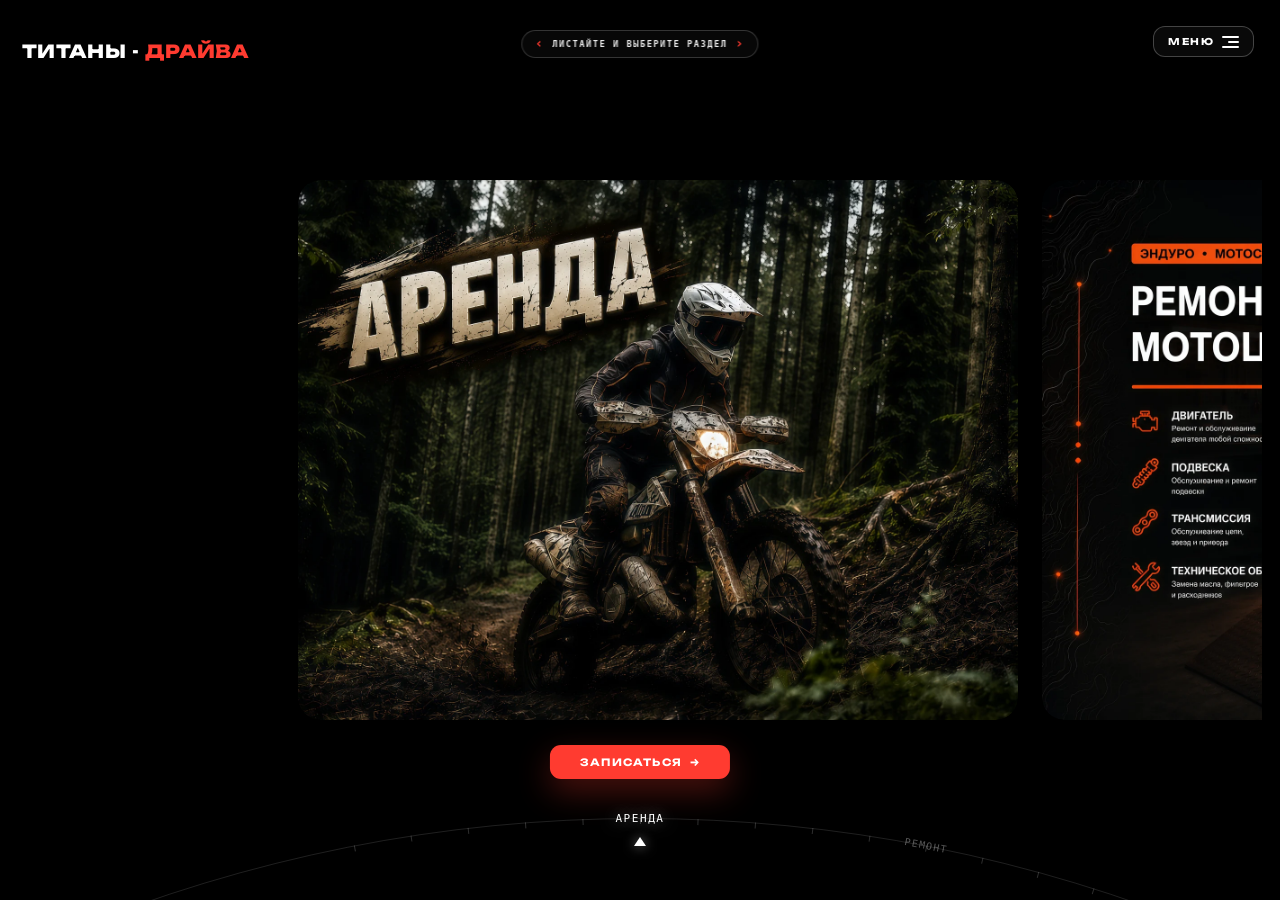
<file: index.html>
<!doctype html>
<html lang="ru" class="js">
<head>
  <meta charset="UTF-8" />
  <meta name="yandex-verification" content="d3a7a223bd1aca98" />
  <meta name="viewport" content="width=device-width, initial-scale=1" />
  <title>Аренда эндуро, питбайков и квадроциклов в Екатеринбурге | Титаны-Драйва</title>
  <meta name="description" content="Аренда эндуро, питбайков, квадроциклов и мотоциклов в Екатеринбурге. Прокат мототехники, мототуры по Уралу, экипировка и обучение с нуля. Запись онлайн.">
  <link rel="preconnect" href="https://fonts.googleapis.com" />
  <link rel="preconnect" href="https://fonts.gstatic.com" crossorigin />
  <link href="https://fonts.googleapis.com/css2?family=Space+Grotesk:wght@400;500;600;700&family=Unbounded:wght@700;800&display=swap" rel="stylesheet" />
  <link rel="stylesheet" href="css/hub.css?v=56" />
<!-- Yandex.Metrika counter -->
<script type="text/javascript">
   (function(m,e,t,r,i,k,a){m[i]=m[i]||function(){(m[i].a=m[i].a||[]).push(arguments)};
   m[i].l=1*new Date();
   for (var j = 0; j < document.scripts.length; j++) {if (document.scripts[j].src === r) { return; }}
   k=e.createElement(t),a=e.getElementsByTagName(t)[0],k.async=1,k.src=r,a.parentNode.insertBefore(k,a)})
   (window, document,"script","https://mc.yandex.ru/metrika/tag.js?id=110765944", "ym");

   ym(110765944, "init", {ssr:true, webvisor:true, clickmap:true, ecommerce:"dataLayer", accurateTrackBounce:true, trackLinks:true});
</script>
<noscript><div><img src="https://mc.yandex.ru/watch/110765944" style="position:absolute; left:-9999px;" alt="" /></div></noscript>
<!-- /Yandex.Metrika counter -->
<!-- SEO -->
<meta name="keywords" content="аренда эндуро екатеринбург, аренда эндуро екб, эндуро екб, прокат эндуро екатеринбург, аренда питбайка екатеринбург, аренда питбайка, прокат питбайка екб, аренда квадроцикла екатеринбург, прокат квадроцикла екб, квадроцикл екатеринбург, аренда мотоцикла екатеринбург, мотоаренда екатеринбург, прокат мототехники екатеринбург, мотопрокат екб, мототуры урал, мототур екатеринбург, покататься на эндуро екатеринбург, обучение езде на эндуро, титаны драйва">
<meta name="robots" content="index, follow, max-image-preview:large">
<meta name="geo.region" content="RU-SVE">
<meta name="geo.placename" content="Екатеринбург">
<link rel="canonical" href="https://xn----7sbbajkzm6a6aqb3j.xn--p1ai/">
<meta property="og:type" content="website">
<meta property="og:site_name" content="Титаны-Драйва">
<meta property="og:locale" content="ru_RU">
<meta property="og:title" content="Аренда эндуро, питбайков и квадроциклов в Екатеринбурге | Титаны-Драйва">
<meta property="og:description" content="Аренда эндуро, питбайков, квадроциклов и мотоциклов в Екатеринбурге. Прокат мототехники, мототуры по Уралу, экипировка и обучение с нуля. Запись онлайн.">
<meta property="og:url" content="https://xn----7sbbajkzm6a6aqb3j.xn--p1ai/">
<meta property="og:image" content="https://xn----7sbbajkzm6a6aqb3j.xn--p1ai/img/gallery/arenda-card.webp">
<meta name="twitter:card" content="summary_large_image">
<meta name="twitter:title" content="Аренда эндуро, питбайков и квадроциклов в Екатеринбурге | Титаны-Драйва">
<meta name="twitter:description" content="Аренда эндуро, питбайков, квадроциклов и мотоциклов в Екатеринбурге. Прокат мототехники, мототуры по Уралу, экипировка и обучение с нуля. Запись онлайн.">
<meta name="twitter:image" content="https://xn----7sbbajkzm6a6aqb3j.xn--p1ai/img/gallery/arenda-card.webp">
<script type="application/ld+json">
{"@context":"https://schema.org","@type":"LocalBusiness","name":"Титаны-Драйва","image":"https://xn----7sbbajkzm6a6aqb3j.xn--p1ai/img/gallery/arenda-card.webp","url":"https://xn----7sbbajkzm6a6aqb3j.xn--p1ai/","telephone":"+79920083299","priceRange":"от 1500 ₽","description":"Аренда эндуро, питбайков, квадроциклов и мотоциклов в Екатеринбурге, мототуры по Уралу, сервис и обучение.","address":{"@type":"PostalAddress","streetAddress":"Коммунистическая 151 лит К","addressLocality":"Екатеринбург","addressRegion":"Свердловская область","addressCountry":"RU"},"areaServed":["Екатеринбург","Свердловская область","Урал"],"sameAs":["https://t.me/TitansOfDrive","https://vk.com/club221913025"]}
</script>
<!-- /SEO -->
<!-- Favicon / logo -->
<link rel="icon" type="image/svg+xml" href="/favicon.svg?v=4">
<link rel="icon" type="image/png" sizes="32x32" href="/favicon-32.png?v=4">
<link rel="icon" type="image/png" sizes="16x16" href="/favicon-16.png?v=4">
<link rel="icon" href="/favicon.ico?v=4" sizes="any">
<link rel="apple-touch-icon" href="/apple-touch-icon.png?v=4">
<link rel="manifest" href="/site.webmanifest?v=4">
<meta name="theme-color" content="#ff3b30">
<!-- /Favicon -->
</head>
<body class="loading" id="gl">
  <!-- brand logo (top-left) -->
  <a class="brand" href="index.html" aria-label="Титаны-Драйва — на главную"><span class="brand__t1">ТИТАНЫ</span><span class="brand__t1">-</span><span class="brand__t2">ДРАЙВА</span></a>

  <!-- floating MENU button (top-right) -->
  <button class="ax-menu-btn" type="button" aria-label="Открыть меню">МЕНЮ <span class="bars"><i></i><i></i><i></i></span></button>

  <!-- top hint: scroll & pick a section (desktop + mobile) -->
  <div class="scroll-hint" aria-hidden="true">
    <span class="scroll-hint__ar scroll-hint__ar--l">‹</span>
    <span class="scroll-hint__txt">Листайте и выберите раздел</span>
    <span class="scroll-hint__ar scroll-hint__ar--r">›</span>
  </div>

  <main>
    <div class="content">
      <div class="gallery__wrapper">
        <div class="gallery__image__container">
          <picture class="gallery__media"><img src="img/gallery/arenda-card.webp?v=6" alt="Аренда мототехники" class="gallery__media__image" data-href="prokat2.html" draggable="false" / loading="lazy" decoding="async"/></picture>
          <picture class="gallery__media"><img src="img/gallery/card-3.webp?v=6"  alt="" class="gallery__media__image" data-href="service.html" draggable="false" / loading="lazy" decoding="async"/></picture>
          <picture class="gallery__media"><img src="img/gallery/card-4.webp?v=6"  alt="" class="gallery__media__image" data-href="gallery.html" draggable="false" / loading="lazy" decoding="async"/></picture>
          <picture class="gallery__media"><img src="img/gallery/card-5.webp?v=6"  alt="" class="gallery__media__image" data-href="certificate.html" draggable="false" / loading="lazy" decoding="async"/></picture>
          <picture class="gallery__media"><img src="img/gallery/card-6.webp"  alt="" class="gallery__media__image" data-href="about.html" draggable="false" / loading="lazy" decoding="async"/></picture>
        </div>
      </div>
      <div class="cine-wrap">
        <div class="cine" id="cine">
          <div class="cine__slide is-active" data-href="prokat2.html">
            <img class="cine__img" src="img/gallery/arenda-card-m.webp?v=8" alt="Аренда" draggable="false" / loading="lazy" decoding="async"/>
            <div class="cine__shade"></div>
            <div class="cine__cap">
              <span class="cine__idx">01 / 05</span>
              <h2 class="cine__title">Аренда</h2>
              <p class="cine__sub">Эндуро, питбайки и квадроциклы в аренду</p>
              <span class="cine__go">Смотреть <span class="arw">→</span></span>
            </div>
          </div>
          <div class="cine__slide" data-href="service.html">
            <img class="cine__img" src="img/gallery/card-3-m.webp?v=9" alt="Сервис" draggable="false" / loading="lazy" decoding="async"/>
            <div class="cine__shade"></div>
            <div class="cine__cap">
              <span class="cine__idx">02 / 05</span>
              <h2 class="cine__title">Сервис</h2>
              <p class="cine__sub">Ремонт и обслуживание мототехники</p>
              <span class="cine__go">Смотреть <span class="arw">→</span></span>
            </div>
          </div>
          <div class="cine__slide" data-href="gallery.html">
            <img class="cine__img" src="img/gallery/card-4-m.webp?v=8" alt="Галерея" draggable="false" / loading="lazy" decoding="async"/>
            <div class="cine__shade"></div>
            <div class="cine__cap">
              <span class="cine__idx">03 / 05</span>
              <h2 class="cine__title">Галерея</h2>
              <p class="cine__sub">Как это выглядит вживую</p>
              <span class="cine__go">Смотреть <span class="arw">→</span></span>
            </div>
          </div>
          <div class="cine__slide" data-href="certificate.html">
            <img class="cine__img" src="img/gallery/card-5-m.webp?v=8" alt="Сертификат" draggable="false" / loading="lazy" decoding="async"/>
            <div class="cine__shade"></div>
            <div class="cine__cap">
              <span class="cine__idx">04 / 05</span>
              <h2 class="cine__title">Сертификат</h2>
              <p class="cine__sub">Подарочный сертификат на драйв</p>
              <span class="cine__go">Смотреть <span class="arw">→</span></span>
            </div>
          </div>
          <div class="cine__slide" data-href="about.html">
            <img class="cine__img" src="img/gallery/card-6-m.webp?v=8" alt="О нас" style="object-position:center" draggable="false" / loading="lazy" decoding="async"/>
            <div class="cine__shade"></div>
            <div class="cine__cap">
              <span class="cine__idx">05 / 05</span>
              <h2 class="cine__title">О нас</h2>
              <p class="cine__sub">Титаны-Драйва — кто мы</p>
              <span class="cine__go">Смотреть <span class="arw">→</span></span>
            </div>
          </div>
        </div>
        <!-- mobile bottom controls: hint + flip buttons + dots -->
        <div class="cine__controls">
          <span class="cine__hint">Листайте карточки → выберите раздел</span>
          <div class="cine__nav">
            <button class="cine__btn cine__btn--prev" id="cinePrev" type="button" aria-label="Предыдущая карточка">←</button>
            <div class="cine__dots" id="cineDots"></div>
            <button class="cine__btn cine__btn--next" id="cineNext" type="button" aria-label="Следующая карточка">→</button>
          </div>
        </div>
      </div>
      <a class="home-cta" href="prokat2.html#zapis"><span class="home-cta__txt">ЗАПИСАТЬСЯ</span> <span class="arw">→</span></a>
    </div>
  </main>

  <!-- ===================== FULLSCREEN MENU ===================== -->
  <div class="ax-menu">
    <div class="ax-menu__head">
      <span class="ax-menu__eyebrow">НАВИГАЦИЯ / EXPLORE</span>
      <button class="ax-menu__close" type="button">ЗАКРЫТЬ ✕</button>
    </div>
    <div class="ax-menu__grid">
      <a class="ax-menu__link" href="prokat2.html"><span class="idx">01</span><span class="lbl">Аренда</span></a>
      <a class="ax-menu__link" href="prokat2.html#vhodit"><span class="idx">02</span><span class="lbl">Что входит</span></a>
      <a class="ax-menu__link" href="prokat2.html#tehnika"><span class="idx">03</span><span class="lbl">Техника</span></a>
      <a class="ax-menu__link" href="prokat2.html#tury"><span class="idx">04</span><span class="lbl">Туры</span></a>
      <a class="ax-menu__link" href="gallery.html"><span class="idx">05</span><span class="lbl">Галерея</span></a>
      <a class="ax-menu__link" href="service.html"><span class="idx">06</span><span class="lbl">Сервис</span></a>
      <a class="ax-menu__link" href="certificate.html"><span class="idx">07</span><span class="lbl">Сертификат</span></a>
      <a class="ax-menu__link" href="prokat2.html#zapis"><span class="idx">08</span><span class="lbl">Запись</span></a>
    </div>
    <div class="ax-menu__foot">
      <div class="ax-menu__soc">
        <a href="https://t.me/TitansOfDrive" target="_blank" rel="noopener">TELEGRAM</a>
        <a href="https://vk.com/club221913025" target="_blank" rel="noopener">VK</a>
      </div>
      <a class="ax-menu__cta" href="prokat2.html#zapis">ЗАПИСАТЬСЯ →</a>
    </div>
  </div>

  <!-- left contacts panel (fades out on scroll) -->
  <aside class="home-contacts" aria-label="Контакты">
    <div class="home-contacts__top">
      <span class="home-contacts__eyebrow">Аренда · Туры</span>
      <h2 class="home-contacts__title">Мотоаренда<br>в Екатеринбурге</h2>
      <p class="home-contacts__lead">Эндуро, полноразмерные мотоциклы и квадроциклы. Туры по Уралу для любого уровня.</p>
    </div>
    <ul class="home-contacts__prices">
      <li><span>Питбайк</span><b>от 1500 ₽/час</b></li>
      <li><span>Эндуро</span><b>от 2000 ₽/час</b></li>
      <li><span>Квадроцикл</span><b>от 2500 ₽/час</b></li>
      <li><span>Туры</span><b>от 3500 ₽</b></li>
    </ul>
    <div class="home-contacts__bottom">
      <a class="home-contacts__phone" href="tel:+79920083299">+7 (992) 008-32-99</a>
      <div class="home-contacts__addr">Коммунистическая 151 лит К · Уралмаш</div>
      <a class="home-contacts__btn" href="prokat2.html#zapis">Быстрая запись <span class="arw">→</span></a>
      <div class="home-contacts__soc">
        <a href="https://t.me/TitansOfDrive" target="_blank" rel="noopener">Telegram</a>
        <a href="https://vk.com/club221913025" target="_blank" rel="noopener">VK</a>
        <a href="#" rel="noopener" data-max-link>MAX</a>
      </div>
    </div>
  </aside>

  <!-- bottom scroll dial (section gauge) -->
  <div class="dial" aria-hidden="true">
    <div class="dial__rim"></div>
    <div class="dial__ring"></div>
  </div>
  <div class="dial__marker" aria-hidden="true"></div>

  <!-- menu wiring (classic script, independent of WebGL) -->
  <script>
    (function () {
      var openBtn = document.querySelector('.ax-menu-btn');
      var closeBtn = document.querySelector('.ax-menu__close');
      if (openBtn) openBtn.addEventListener('click', function () { document.body.classList.add('ax-menu-open'); });
      if (closeBtn) closeBtn.addEventListener('click', function () { document.body.classList.remove('ax-menu-open'); });
      document.addEventListener('keydown', function (e) { if (e.key === 'Escape') document.body.classList.remove('ax-menu-open'); });
    })();
  </script>

  <!-- home gallery (2D/DOM horizontal parallax) -->
  <script src="js/home-dom.js?v=6" defer></script>
  <!-- mobile cinematic slider -->
  <script src="js/home-cine.js?v=2" defer></script>
</body>
</html>
</file>
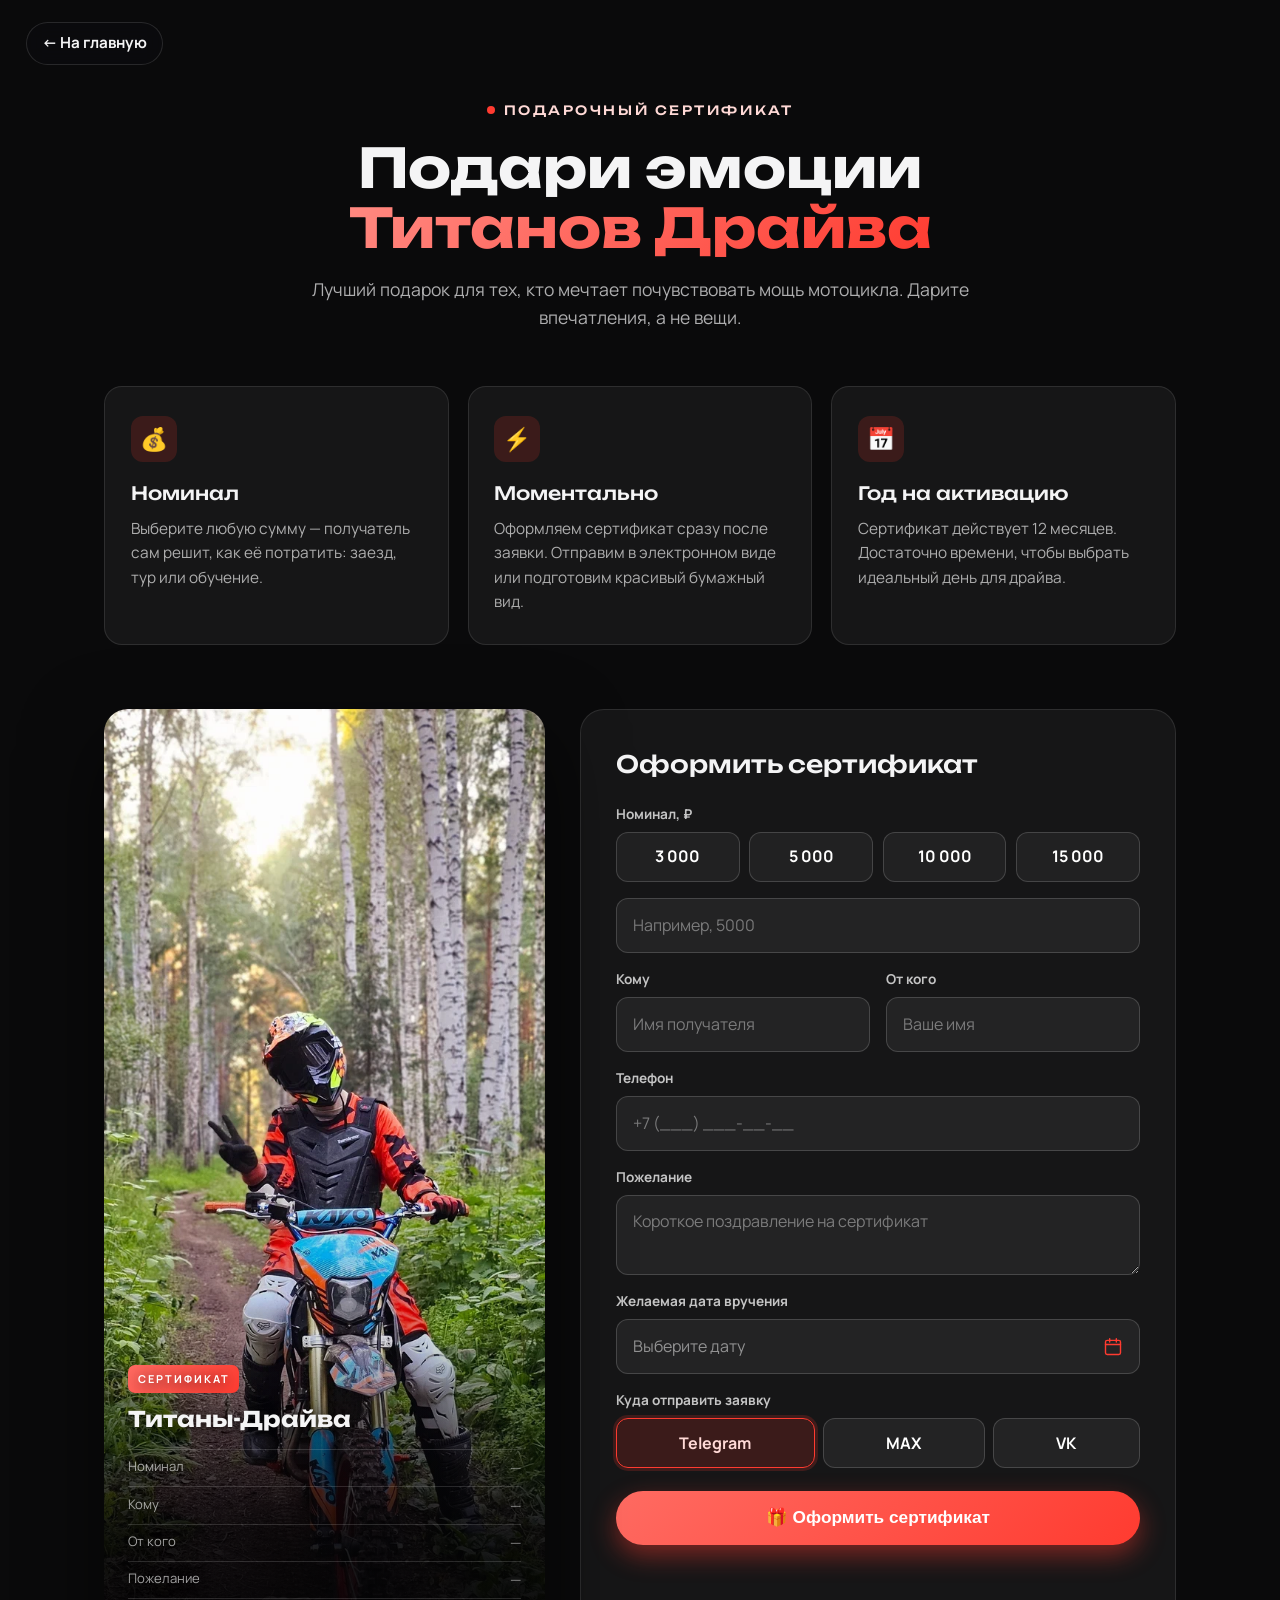
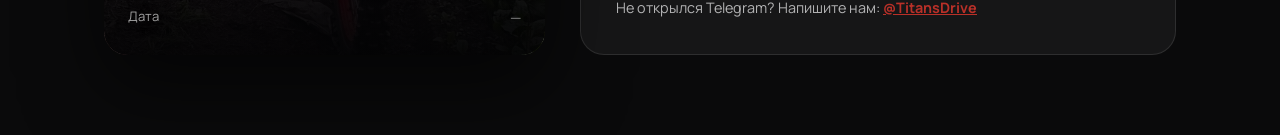
<file: certificate.html>
<!DOCTYPE html>
<html lang="ru">
<head>
<meta charset="UTF-8">
<meta name="viewport" content="width=device-width, initial-scale=1.0">
<title>Подарочный сертификат — Титаны-Драйва</title>
<link rel="preconnect" href="https://fonts.googleapis.com">
<link rel="preconnect" href="https://fonts.gstatic.com" crossorigin>
<link href="https://fonts.googleapis.com/css2?family=Manrope:wght@400;600;700;800&family=Unbounded:wght@400;500;700&display=swap" rel="stylesheet">
<style>
:root{--accent:#ff3b30;--accent2:#ff6b62;}
*{box-sizing:border-box;margin:0;padding:0;}
html{background:#0a0a0b;min-height:100%;overflow-x:clip;}
body{font-family:'Manrope',sans-serif;color:#f4f4f5;background:#0a0a0b;min-height:100vh;line-height:1.6;overflow-x:hidden;max-width:100%;}
.fx-fog{position:fixed;inset:0;width:100vw;height:100vh;z-index:-1;pointer-events:none;display:block;}
.fx-fog--fallback{background:radial-gradient(1000px 700px at 30% 10%,rgba(255,59,48,.10),transparent 60%),radial-gradient(900px 700px at 80% 90%,rgba(120,120,140,.10),transparent 60%),#070708;}
.back{position:fixed;top:1.4rem;left:1.6rem;z-index:20;color:#f4f4f5;text-decoration:none;font-weight:700;font-size:.95rem;opacity:1;transition:opacity .2s,transform .2s,background .2s;background:rgba(12,12,14,.72);-webkit-backdrop-filter:blur(10px);backdrop-filter:blur(10px);padding:.5rem .95rem;border-radius:999px;border:1px solid rgba(255,255,255,.12);}
@media(max-width:640px){.back{top:1rem;left:1rem;font-size:.85rem;padding:.45rem .8rem;}.phead h1{padding-top:2.6rem;}}
.back:hover{opacity:1;transform:translateX(-3px);color:var(--accent);}
.wrap{max-width:1120px;margin:0 auto;padding:6rem 1.5rem 5rem;}
.phead{text-align:center;max-width:720px;margin:0 auto 3.4rem;}
.eyebrow{display:inline-flex;align-items:center;gap:.55rem;font-family:'Unbounded',sans-serif;font-weight:500;text-transform:uppercase;letter-spacing:.2em;font-size:.8rem;color:#ffd9d6;margin-bottom:1.1rem;}
.eyebrow i{width:8px;height:8px;border-radius:50%;background:var(--accent);animation:dotPulse 1.8s ease-out infinite;}
.phead h1{font-family:'Unbounded',sans-serif;font-weight:700;font-size:clamp(2.1rem,5vw,3.4rem);line-height:1.1;}
.phead h1 span{background:linear-gradient(135deg,#ff8a82,#ff3b30);-webkit-background-clip:text;background-clip:text;-webkit-text-fill-color:transparent;}
.lead{margin-top:1.1rem;font-size:1.1rem;color:rgba(244,244,245,.7);}
.cards{display:grid;grid-template-columns:repeat(3,1fr);gap:1.2rem;margin-bottom:4rem;}
.card{background:rgba(255,255,255,.05);border:1px solid rgba(255,255,255,.1);border-radius:18px;padding:1.8rem 1.6rem;transition:transform .3s,border-color .3s,box-shadow .3s;}
.card:hover{transform:translateY(-6px);border-color:rgba(255,59,48,.4);box-shadow:0 18px 44px rgba(0,0,0,.4);}
.card .ico{width:46px;height:46px;display:flex;align-items:center;justify-content:center;border-radius:12px;background:rgba(255,59,48,.16);margin-bottom:1.1rem;font-size:1.4rem;}
.card h3{font-family:'Unbounded',sans-serif;font-weight:500;font-size:1.15rem;margin-bottom:.5rem;}
.card p{color:rgba(244,244,245,.68);font-size:.96rem;}
.order__grid{display:grid;grid-template-columns:0.85fr 1.15fr;gap:2.2rem;align-items:stretch;}
.order__preview{animation:orderFloat 6s ease-in-out infinite;}
.order__card{position:relative;height:100%;min-height:520px;border-radius:24px;overflow:hidden;box-shadow:0 30px 80px rgba(0,0,0,.6);transform-style:preserve-3d;transition:transform .18s ease-out;}
.order__photo{position:absolute;inset:0;background:#0d0b09;}
.order__photo img{width:100%;height:100%;object-fit:cover;object-position:42% center;display:block;}
.order__photo::before{content:"";position:absolute;inset:0;background:linear-gradient(to top,rgba(5,5,6,.55) 0%,rgba(5,5,6,.12) 34%,rgba(5,5,6,0) 58%);z-index:1;}
.order__glass{position:absolute;left:0;right:0;bottom:0;top:auto;z-index:2;padding:1.5rem 1.5rem 1.6rem;background:linear-gradient(to top,rgba(3,3,4,.94) 0%,rgba(3,3,4,.8) 40%,rgba(3,3,4,.35) 72%,rgba(3,3,4,0) 100%);}
.order__glass *{text-shadow:0 2px 14px rgba(0,0,0,.92);}
.order__badge{display:inline-block;font-weight:700;font-size:.68rem;text-transform:uppercase;letter-spacing:.18em;color:#ffffff;background:linear-gradient(135deg,#ff6b62,#ff3b30);padding:.34rem .62rem;border-radius:7px;}
.order__brand{display:block;font-family:'Unbounded',sans-serif;font-weight:700;font-size:1.35rem;margin:.55rem 0 .8rem;}
.prev{display:grid;gap:.4rem;}
.prev>div{display:flex;justify-content:space-between;gap:1rem;border-top:1px solid rgba(255,255,255,.14);padding-top:.4rem;}
.prev dt{color:rgba(255,255,255,.62);font-size:.82rem;}
.prev dd{font-weight:700;text-align:right;font-size:.92rem;max-width:60%;}
.prev dd.is-empty{color:rgba(255,255,255,.42);font-weight:500;}
.prev dd.is-hit{animation:prevHit .55s ease;}
.order__form{background:rgba(255,255,255,.05);border:1px solid rgba(255,255,255,.1);border-radius:24px;padding:2.2rem;display:flex;flex-direction:column;gap:1rem;}
.order__form h2{font-family:'Unbounded',sans-serif;font-weight:500;font-size:1.5rem;margin-bottom:.3rem;}
.noms{display:grid;grid-template-columns:repeat(4,1fr);gap:.6rem;}
.nom{padding:.7rem .3rem;border:1px solid rgba(255,255,255,.16);border-radius:12px;background:rgba(255,255,255,.05);color:#fff;font:inherit;font-weight:700;cursor:pointer;transition:all .18s;}
.nom:hover{border-color:var(--accent);}
.nom.is-active{background:linear-gradient(135deg,#ff6b62,#ff3b30);color:#ffffff;border-color:transparent;}
.field{display:flex;flex-direction:column;gap:.4rem;}
.field label{font-size:.85rem;font-weight:700;color:rgba(255,255,255,.75);}
.field input,.field textarea{width:100%;background:rgba(255,255,255,.06);border:1px solid rgba(255,255,255,.16);border-radius:12px;padding:.85rem 1rem;color:#fff;font:inherit;font-size:1rem;transition:border-color .2s,background .2s,box-shadow .2s;}
.field textarea{resize:vertical;min-height:80px;}
.field input:focus,.field textarea:focus{outline:none;border-color:var(--accent);background:rgba(255,255,255,.1);box-shadow:0 0 0 3px rgba(255,59,48,.22);}
.field input::placeholder,.field textarea::placeholder{color:rgba(255,255,255,.4);}
.row{display:grid;grid-template-columns:1fr 1fr;gap:1rem;}
.submit{margin-top:.4rem;padding:1.05rem 2rem;border:none;border-radius:999px;background:linear-gradient(135deg,#ff6b62,#ff3b30);color:#ffffff;font-weight:800;font-size:1.08rem;cursor:pointer;box-shadow:0 10px 26px rgba(255,59,48,.45);transition:transform .2s,filter .2s;}
.submit:hover{transform:translateY(-2px);filter:brightness(1.06);}
.hint{min-height:1.2em;font-size:.95rem;font-weight:600;color:#ffd9d6;}
.fallback{font-size:.9rem;opacity:.7;}
.fallback a{color:var(--accent);font-weight:700;}
.dp{position:relative;width:100%;}
.dp__trigger{width:100%;display:flex;align-items:center;justify-content:space-between;gap:.6rem;background:rgba(255,255,255,.06);border:1px solid rgba(255,255,255,.16);border-radius:12px;padding:.85rem 1rem;color:#fff;font:inherit;font-size:1rem;cursor:pointer;transition:border-color .2s,background .2s,box-shadow .2s;}
.dp__trigger:hover{background:rgba(255,255,255,.1);}
.dp.is-open .dp__trigger{border-color:var(--accent);box-shadow:0 0 0 3px rgba(255,59,48,.22);}
.dp__value[data-empty="1"]{color:rgba(255,255,255,.5);}
.dp__ico{width:20px;height:20px;flex:none;fill:none;stroke:var(--accent);stroke-width:1.7;stroke-linecap:round;stroke-linejoin:round;}
.dp__pop{position:absolute;z-index:60;top:calc(100% + 8px);left:0;width:300px;max-width:calc(100vw - 32px);padding:14px;border-radius:16px;background:#14110e;border:1px solid rgba(255,59,48,.35);box-shadow:0 24px 60px rgba(0,0,0,.6);opacity:0;transform:translateY(-8px) scale(.98);transform-origin:top left;pointer-events:none;transition:opacity .18s,transform .18s;}
.dp.is-open .dp__pop{opacity:1;transform:none;pointer-events:auto;}
@media(max-width:340px){.dp__pop{left:-48px;max-width:calc(100vw - 24px);}}
.dp__bar{display:flex;align-items:center;justify-content:space-between;margin-bottom:10px;}
.dp__mon{font-family:'Unbounded',sans-serif;font-weight:500;font-size:.92rem;}
.dp__nav{display:inline-flex;align-items:center;justify-content:center;width:32px;height:32px;border-radius:10px;border:1px solid rgba(255,255,255,.16);background:rgba(255,255,255,.05);color:#fff;cursor:pointer;font-size:1.1rem;line-height:1;transition:all .18s;}
.dp__nav:hover{background:var(--accent);border-color:var(--accent);color:#ffffff;}
.dp__dows,.dp__days{display:grid;grid-template-columns:repeat(7,1fr);gap:3px;}
.dp__dow{text-align:center;font-size:.66rem;text-transform:uppercase;letter-spacing:.04em;color:rgba(255,255,255,.45);padding:4px 0;}
.dp__day{aspect-ratio:1;display:flex;align-items:center;justify-content:center;border:none;background:transparent;color:#eee;font:inherit;font-size:.9rem;border-radius:10px;cursor:pointer;transition:all .15s;}
.dp__day:hover:not(:disabled){background:rgba(255,59,48,.22);}
.dp__day.is-muted{color:rgba(255,255,255,.22);cursor:default;}
.dp__day.is-past{color:rgba(255,255,255,.2);cursor:not-allowed;}
.dp__day.is-today{box-shadow:inset 0 0 0 1px rgba(255,59,48,.6);}
.dp__day.is-sel{background:linear-gradient(135deg,#ff6b62,#ff3b30);color:#ffffff;font-weight:800;}
.dp__foot{display:flex;justify-content:space-between;margin-top:10px;}
.dp__link{background:none;border:none;color:var(--accent);font:inherit;font-weight:700;font-size:.85rem;cursor:pointer;padding:4px 2px;}
.dp__link:hover{text-decoration:underline;}
.toast{position:fixed;left:50%;bottom:24px;transform:translate(-50%,20px);z-index:99999;max-width:90vw;background:#14110e;border:1px solid rgba(255,59,48,.5);color:#f4f4f5;padding:.85rem 1.2rem;border-radius:14px;box-shadow:0 18px 50px rgba(0,0,0,.6);font-size:.9rem;text-align:center;opacity:0;transition:opacity .35s,transform .35s;pointer-events:none;}
.toast.show{opacity:1;transform:translate(-50%,0);}
@keyframes dotPulse{0%{box-shadow:0 0 0 0 rgba(255,59,48,.55)}70%{box-shadow:0 0 0 8px rgba(255,59,48,0)}100%{box-shadow:0 0 0 0 rgba(255,59,48,0)}}
@keyframes prevHit{0%{color:var(--accent)}100%{color:#fff}}
@keyframes orderFloat{0%,100%{transform:translateY(0)}50%{transform:translateY(-12px)}}
@media(max-width:900px){.order__grid{grid-template-columns:1fr}.cards{grid-template-columns:1fr}.order__card{min-height:420px}}
@media(max-width:560px){.row{grid-template-columns:1fr}.noms{grid-template-columns:repeat(2,1fr)}}
@media(prefers-reduced-motion:reduce){.order__preview,.eyebrow i{animation:none}}
.chans{display:flex;gap:.5rem;flex-wrap:wrap;}
.chan{flex:1 1 auto;min-width:88px;padding:.7rem .9rem;border-radius:12px;border:1px solid rgba(255,255,255,.16);background:rgba(255,255,255,.06);color:#fff;font:inherit;font-weight:700;cursor:pointer;transition:border-color .2s,background .2s,box-shadow .2s,transform .15s;}
.chan:hover{background:rgba(255,255,255,.1);transform:translateY(-1px);}
.chan.is-active{border-color:var(--accent,#ff3b30);background:rgba(255,59,48,.16);box-shadow:0 0 0 3px rgba(255,59,48,.18);color:#ffd9d6;}
.hint.is-error{color:#ff9b9b;font-weight:700;animation:fieldShake .4s;}
.field.is-missing input,.field.is-missing textarea,.field.is-missing .dp__trigger{border-color:#ff6b6b !important;box-shadow:0 0 0 3px rgba(255,107,107,.18) !important;}
@keyframes fieldShake{10%,90%{transform:translateX(-1px)}20%,80%{transform:translateX(2px)}30%,50%,70%{transform:translateX(-4px)}40%,60%{transform:translateX(4px)}}
</style>
  <!-- Yandex.Metrika counter -->
  <script type="text/javascript">
     (function(m,e,t,r,i,k,a){m[i]=m[i]||function(){(m[i].a=m[i].a||[]).push(arguments)};
     m[i].l=1*new Date();
     for (var j = 0; j < document.scripts.length; j++) {if (document.scripts[j].src === r) { return; }}
     k=e.createElement(t),a=e.getElementsByTagName(t)[0],k.async=1,k.src=r,a.parentNode.insertBefore(k,a)})
     (window, document,"script","https://mc.yandex.ru/metrika/tag.js?id=110765944", "ym");
  
     ym(110765944, "init", {ssr:true, webvisor:true, clickmap:true, ecommerce:"dataLayer", accurateTrackBounce:true, trackLinks:true});
  </script>
  <noscript><div><img src="https://mc.yandex.ru/watch/110765944" style="position:absolute; left:-9999px;" alt="" /></div></noscript>
  <!-- /Yandex.Metrika counter -->
  <!-- SEO -->
  <meta name="description" content="Подарочный сертификат Титаны-Драйва — подарите аренду эндуро, питбайка или квадроцикла и мототур по Уралу в Екатеринбурге. Отличный подарок любителю адреналина.">
  <meta name="keywords" content="подарочный сертификат мото, подарок эндуро, сертификат на аренду мотоцикла екатеринбург, подарок мотоциклисту, подарок мужчине екатеринбург, титаны драйва сертификат">
  <meta name="robots" content="index, follow, max-image-preview:large">
  <meta name="geo.region" content="RU-SVE">
  <meta name="geo.placename" content="Екатеринбург">
  <link rel="canonical" href="https://xn----7sbbajkzm6a6aqb3j.xn--p1ai/certificate.html">
  <meta property="og:type" content="website">
  <meta property="og:site_name" content="Титаны-Драйва">
  <meta property="og:locale" content="ru_RU">
  <meta property="og:title" content="Подарочный сертификат — Титаны-Драйва">
  <meta property="og:description" content="Подарочный сертификат Титаны-Драйва — подарите аренду эндуро, питбайка или квадроцикла и мототур по Уралу в Екатеринбурге. Отличный подарок любителю адреналина.">
  <meta property="og:url" content="https://xn----7sbbajkzm6a6aqb3j.xn--p1ai/certificate.html">
  <meta property="og:image" content="https://xn----7sbbajkzm6a6aqb3j.xn--p1ai/img/gallery/arenda-card.webp">
  <meta name="twitter:card" content="summary_large_image">
  <meta name="twitter:title" content="Подарочный сертификат — Титаны-Драйва">
  <meta name="twitter:description" content="Подарочный сертификат Титаны-Драйва — подарите аренду эндуро, питбайка или квадроцикла и мототур по Уралу в Екатеринбурге. Отличный подарок любителю адреналина.">
  <meta name="twitter:image" content="https://xn----7sbbajkzm6a6aqb3j.xn--p1ai/img/gallery/arenda-card.webp">
  <!-- /SEO -->
  <!-- Favicon / logo -->
  <link rel="icon" type="image/svg+xml" href="/favicon.svg?v=4">
  <link rel="icon" type="image/png" sizes="32x32" href="/favicon-32.png?v=4">
  <link rel="icon" type="image/png" sizes="16x16" href="/favicon-16.png?v=4">
  <link rel="icon" href="/favicon.ico?v=4" sizes="any">
  <link rel="apple-touch-icon" href="/apple-touch-icon.png?v=4">
  <link rel="manifest" href="/site.webmanifest?v=4">
  <meta name="theme-color" content="#ff3b30">
  <!-- /Favicon -->
  </head>
<body>
<a class="back" href="index.html">← На главную</a>
<main class="wrap">
  <header class="phead">
    <span class="eyebrow"><i></i>Подарочный сертификат</span>
    <h1>Подари эмоции <span>Титанов Драйва</span></h1>
    <p class="lead">Лучший подарок для тех, кто мечтает почувствовать мощь мотоцикла. Дарите впечатления, а не вещи.</p>
  </header>
  <section class="cards">
    <article class="card"><div class="ico">💰</div><h3>Номинал</h3><p>Выберите любую сумму — получатель сам решит, как её потратить: заезд, тур или обучение.</p></article>
    <article class="card"><div class="ico">⚡</div><h3>Моментально</h3><p>Оформляем сертификат сразу после заявки. Отправим в электронном виде или подготовим красивый бумажный вид.</p></article>
    <article class="card"><div class="ico">📅</div><h3>Год на активацию</h3><p>Сертификат действует 12 месяцев. Достаточно времени, чтобы выбрать идеальный день для драйва.</p></article>
  </section>
  <section class="order">
    <div class="order__grid">
      <div class="order__preview">
        <div class="order__card" data-tilt>
          <div class="order__photo"><picture><source media="(min-width:901px)" srcset="img/photo-cert-pc.webp?v=1"><img src="img/photo-cert.webp?v=76" alt="Мотоцикл в прыжке" decoding="async"></picture></div>
          <div class="order__glass">
            <span class="order__badge">Сертификат</span>
            <span class="order__brand">Титаны-Драйва</span>
            <dl class="prev">
              <div><dt>Номинал</dt><dd data-prev="nominal" class="is-empty">—</dd></div>
              <div><dt>Кому</dt><dd data-prev="to" class="is-empty">—</dd></div>
              <div><dt>От кого</dt><dd data-prev="from" class="is-empty">—</dd></div>
              <div><dt>Пожелание</dt><dd data-prev="wish" class="is-empty">—</dd></div>
              <div><dt>Дата</dt><dd data-prev="when" class="is-empty">—</dd></div>
            </dl>
          </div>
        </div>
      </div>
      <form class="order__form" id="certForm">
        <h2>Оформить сертификат</h2>
        <div class="field">
          <label>Номинал, ₽</label>
          <div class="noms">
            <button type="button" class="nom" data-val="3000">3 000</button>
            <button type="button" class="nom" data-val="5000">5 000</button>
            <button type="button" class="nom" data-val="10000">10 000</button>
            <button type="button" class="nom" data-val="15000">15 000</button>
          </div>
          <input type="number" name="nominal" id="nominal" min="500" step="500" placeholder="Например, 5000" style="margin-top:.6rem">
        </div>
        <div class="row">
          <div class="field"><label>Кому</label><input type="text" name="to" placeholder="Имя получателя"></div>
          <div class="field"><label>От кого</label><input type="text" name="from" placeholder="Ваше имя"></div>
        </div>
        <div class="field"><label>Телефон</label><input type="tel" name="phone" placeholder="+7 (___) ___-__-__"></div>
        <div class="field"><label>Пожелание</label><textarea name="wish" placeholder="Короткое поздравление на сертификат"></textarea></div>
        <div class="field"><label>Желаемая дата вручения</label>
          <div class="dp" data-datepicker>
            <button type="button" class="dp__trigger"><span class="dp__value" data-empty="1" data-placeholder="Выберите дату">Выберите дату</span><svg class="dp__ico" viewBox="0 0 24 24"><rect x="3" y="4" width="18" height="17" rx="2"/><path d="M3 9h18M8 2v4M16 2v4"/></svg></button>
            <input type="hidden" name="when">
          </div>
        </div>
        <div class="field"><label>Куда отправить заявку</label>
          <div class="chans">
            <button type="button" class="chan is-active" data-chan="tg">Telegram</button>
            <button type="button" class="chan" data-chan="max">MAX</button>
            <button type="button" class="chan" data-chan="vk">VK</button>
          </div>
        </div>
        <button type="submit" class="submit">🎁 Оформить сертификат</button>
        <p class="hint" id="certHint"></p>
        <p class="fallback">Не открылся Telegram? Напишите нам: <a href="https://t.me/TitansDrive" target="_blank">@TitansDrive</a></p>
      </form>
    </div>
  </section>
</main>
<script>
(function(){
  var form = document.getElementById('certForm');
  var input = document.getElementById('nominal');
  var hint = document.getElementById('certHint');
  var MAX_URL = '';
  var channel = 'tg';
  var chans = form.querySelectorAll('.chan');
  function setChannel(c){ channel = c; chans.forEach(function(b){ b.classList.toggle('is-active', b.dataset.chan===c); }); }
  chans.forEach(function(b){ b.addEventListener('click', function(){ setChannel(b.dataset.chan); }); });
  form.addEventListener('input', function(){ document.querySelectorAll('.field.is-missing').forEach(function(el){el.classList.remove('is-missing');}); hint.classList.remove('is-error'); });
  var fmtNum = function(n){ return (n||'').toString().replace(/\B(?=(\d{3})+(?!\d))/g,' '); };
  var fmtDate = function(v){ var p=(v||'').split('-'); return p.length===3? p[2]+'.'+p[1]+'.'+p[0] : v; };
  function setPrev(key, val){
    var el = document.querySelector('[data-prev="'+key+'"]');
    if(!el) return;
    el.textContent = val || '\u2014';
    el.classList.toggle('is-empty', !val);
    el.classList.remove('is-hit'); void el.offsetWidth; if(val) el.classList.add('is-hit');
  }
  function update(){
    var fd = new FormData(form);
    var g = function(n){ return (fd.get(n)||'').toString().trim(); };
    var nom = g('nominal');
    setPrev('nominal', nom ? (fmtNum(nom)+' \u20bd') : '');
    setPrev('to', g('to')); setPrev('from', g('from')); setPrev('wish', g('wish'));
    setPrev('when', fmtDate(g('when')));
  }
  document.querySelectorAll('.nom').forEach(function(b){
    b.addEventListener('click', function(){
      document.querySelectorAll('.nom').forEach(function(x){x.classList.remove('is-active');});
      b.classList.add('is-active'); input.value = b.dataset.val; update();
    });
  });
  input.addEventListener('input', function(){
    document.querySelectorAll('.nom').forEach(function(x){ x.classList.toggle('is-active', x.dataset.val === input.value); });
  });
  form.addEventListener('input', update);
  form.addEventListener('change', update);
  form.addEventListener('submit', function(e){
    e.preventDefault();
    var fd = new FormData(form);
    var g = function(n){ return (fd.get(n)||'').toString().trim(); };
    var nom = g('nominal'), to = g('to'), from = g('from'), phone = g('phone'), wish = g('wish'), when = g('when');
    var miss=[]; if(!nom) miss.push('nominal'); if(!from) miss.push('from'); if(!phone) miss.push('phone');
    document.querySelectorAll('.field.is-missing').forEach(function(el){el.classList.remove('is-missing');});
    if(miss.length){ miss.forEach(function(n){ var f=form.querySelector('[name="'+n+'"]'); var box=f?f.closest('.field'):null; if(box) box.classList.add('is-missing'); }); hint.textContent='Сначала заполните номинал, имя и телефон, потом отправляйте.'; hint.classList.remove('is-error'); void hint.offsetWidth; hint.classList.add('is-error'); return; }
    hint.classList.remove('is-error');
    var lines = ['\ud83c\udf81 \u0417\u0430\u044f\u0432\u043a\u0430 \u043d\u0430 \u043f\u043e\u0434\u0430\u0440\u043e\u0447\u043d\u044b\u0439 \u0441\u0435\u0440\u0442\u0438\u0444\u0438\u043a\u0430\u0442 \u2014 \u0422\u0438\u0442\u0430\u043d\u044b \u0414\u0440\u0430\u0439\u0432\u0430', '', '\u041d\u043e\u043c\u0438\u043d\u0430\u043b: '+fmtNum(nom)+' \u20bd', to?('\u041a\u043e\u043c\u0443: '+to):'', '\u041e\u0442 \u043a\u043e\u0433\u043e: '+from, '\u0422\u0435\u043b\u0435\u0444\u043e\u043d: '+phone, wish?('\u041f\u043e\u0436\u0435\u043b\u0430\u043d\u0438\u0435: '+wish):'', when?('\u0414\u0430\u0442\u0430 \u0432\u0440\u0443\u0447\u0435\u043d\u0438\u044f: '+fmtDate(when)):''].filter(Boolean);
    var text = lines.join('\n');
    if(navigator.clipboard && navigator.clipboard.writeText){ navigator.clipboard.writeText(text).catch(function(){}); }
    var toast = function(msg){var el=document.createElement('div');el.className='toast';el.textContent=msg;document.body.appendChild(el);requestAnimationFrame(function(){el.classList.add('show');});setTimeout(function(){el.classList.remove('show');setTimeout(function(){el.remove();},400);},4500);};
    if(channel==='vk'){
      window.open('https://vk.com/club221913025', '_blank');
      toast('✓ Текст заявки скопирован — вставьте в сообщение VK');
      hint.textContent = 'Открываем VK — текст заявки скопирован. Вставьте его в сообщение сообществу.';
    } else if(channel==='max'){
      if(MAX_URL){ window.open(MAX_URL, '_blank'); }
      toast('✓ Текст заявки скопирован');
      hint.textContent = 'Текст заявки скопирован. Ссылку на MAX добавим совсем скоро — а пока напишите нам в Telegram или VK.';
    } else {
      window.open('https://t.me/TitansDrive', '_blank');
      toast('✓ Текст заявки скопирован — вставьте (Ctrl/Cmd+V) в чат и отправьте');
      hint.textContent = 'Открываем Telegram @TitansDrive — текст скопирован. Вставьте его в чат и отправьте.';
    }
    form.reset(); document.querySelectorAll('.nom').forEach(function(x){x.classList.remove('is-active');}); update();
  });
  var tiltCard = document.querySelector('.order__card[data-tilt]');
  if(tiltCard && window.matchMedia('(pointer:fine)').matches){
    var wrap = tiltCard.parentElement;
    wrap.addEventListener('pointermove', function(e){
      var r = tiltCard.getBoundingClientRect();
      var px = (e.clientX - r.left)/r.width - 0.5, py = (e.clientY - r.top)/r.height - 0.5;
      tiltCard.style.transform = 'perspective(750px) rotateY('+(px*16)+'deg) rotateX('+(-py*16)+'deg) translateZ(-38px) scale(.94)';
    });
    wrap.addEventListener('pointerleave', function(){ tiltCard.style.transform=''; });
  }
  function initDatePicker(){
    var MONTHS = ['\u042f\u043d\u0432\u0430\u0440\u044c','\u0424\u0435\u0432\u0440\u0430\u043b\u044c','\u041c\u0430\u0440\u0442','\u0410\u043f\u0440\u0435\u043b\u044c','\u041c\u0430\u0439','\u0418\u044e\u043d\u044c','\u0418\u044e\u043b\u044c','\u0410\u0432\u0433\u0443\u0441\u0442','\u0421\u0435\u043d\u0442\u044f\u0431\u0440\u044c','\u041e\u043a\u0442\u044f\u0431\u0440\u044c','\u041d\u043e\u044f\u0431\u0440\u044c','\u0414\u0435\u043a\u0430\u0431\u0440\u044c'];
    var DOW = ['\u041f\u043d','\u0412\u0442','\u0421\u0440','\u0427\u0442','\u041f\u0442','\u0421\u0431','\u0412\u0441'];
    document.querySelectorAll('[data-datepicker]').forEach(function(dp){
      var trigger = dp.querySelector('.dp__trigger'), valEl = dp.querySelector('.dp__value'), inp = dp.querySelector('input[type="hidden"]');
      if(!trigger || !valEl || !inp) return;
      var pad = function(n){ return (n<10?'0':'')+n; };
      var iso = function(d){ return d.getFullYear()+'-'+pad(d.getMonth()+1)+'-'+pad(d.getDate()); };
      var human = function(d){ return pad(d.getDate())+'.'+pad(d.getMonth()+1)+'.'+d.getFullYear(); };
      var today = new Date(); today.setHours(0,0,0,0);
      var view = new Date(today.getFullYear(), today.getMonth(), 1), selected = null;
      var pop = document.createElement('div'); pop.className='dp__pop'; dp.appendChild(pop);
      function render(){
        var y=view.getFullYear(), m=view.getMonth();
        var s='<div class="dp__bar"><button type="button" class="dp__nav" data-nav="-1">\u2039</button><span class="dp__mon">'+MONTHS[m]+' '+y+'</span><button type="button" class="dp__nav" data-nav="1">\u203a</button></div>';
        s+='<div class="dp__dows">'+DOW.map(function(d){return '<span class="dp__dow">'+d+'</span>';}).join('')+'</div><div class="dp__days">';
        var start=(new Date(y,m,1).getDay()+6)%7, prevDays=new Date(y,m,0).getDate();
        for(var k=start;k>0;k--) s+='<button type="button" class="dp__day is-muted" disabled>'+(prevDays-k+1)+'</button>';
        var days=new Date(y,m+1,0).getDate();
        for(var d=1;d<=days;d++){
          var cur=new Date(y,m,d); cur.setHours(0,0,0,0);
          var cls='dp__day';
          if(cur.getTime()===today.getTime()) cls+=' is-today';
          if(cur.getTime()<today.getTime()) cls+=' is-past';
          if(selected && iso(cur)===iso(selected)) cls+=' is-sel';
          var dis=cur.getTime()<today.getTime()?' disabled':'';
          s+='<button type="button" class="'+cls+'" data-d="'+d+'"'+dis+'>'+d+'</button>';
        }
        s+='</div><div class="dp__foot"><button type="button" class="dp__link" data-today>\u0421\u0435\u0433\u043e\u0434\u043d\u044f</button><button type="button" class="dp__link" data-clear>\u041e\u0447\u0438\u0441\u0442\u0438\u0442\u044c</button></div>';
        pop.innerHTML=s;
      }
      function commit(){ inp.value=iso(selected); valEl.textContent=human(selected); valEl.dataset.empty='0'; render(); dp.classList.remove('is-open'); inp.dispatchEvent(new Event('change',{bubbles:true})); }
      trigger.addEventListener('click', function(e){ e.stopPropagation(); if(dp.classList.contains('is-open')){dp.classList.remove('is-open');}else{render();dp.classList.add('is-open');} });
      pop.addEventListener('click', function(e){
        var nav=e.target.closest('[data-nav]');
        if(nav){ view.setMonth(view.getMonth()+parseInt(nav.dataset.nav,10)); render(); return; }
        if(e.target.closest('[data-today]')){ selected=new Date(today); view=new Date(today.getFullYear(),today.getMonth(),1); commit(); return; }
        if(e.target.closest('[data-clear]')){ selected=null; inp.value=''; valEl.textContent=valEl.dataset.placeholder; valEl.dataset.empty='1'; render(); dp.classList.remove('is-open'); inp.dispatchEvent(new Event('change',{bubbles:true})); return; }
        var day=e.target.closest('[data-d]');
        if(day && !day.disabled){ selected=new Date(view.getFullYear(),view.getMonth(),parseInt(day.dataset.d,10)); commit(); }
      });
      document.addEventListener('click', function(e){ if(!dp.contains(e.target)) dp.classList.remove('is-open'); });
    });
  }
  initDatePicker();
  update();
})();
</script>
</body>
</html>
</file>
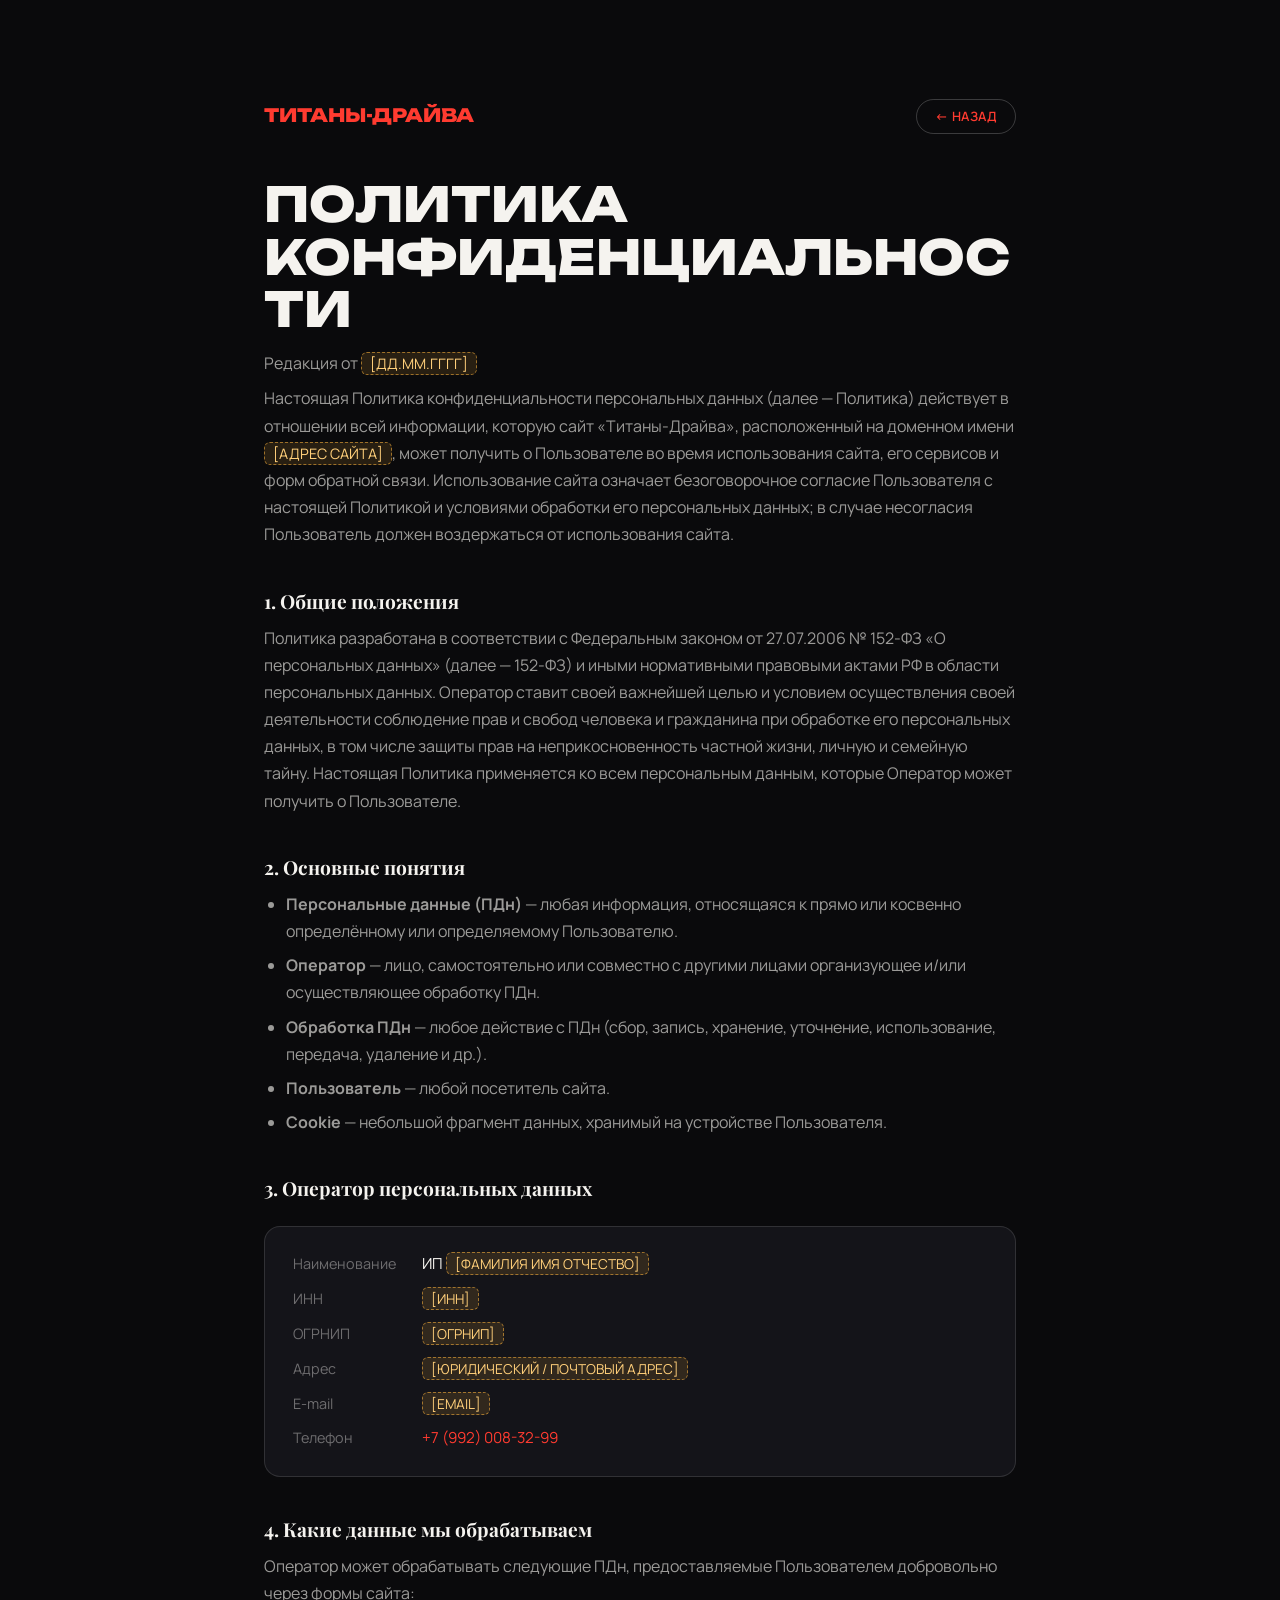
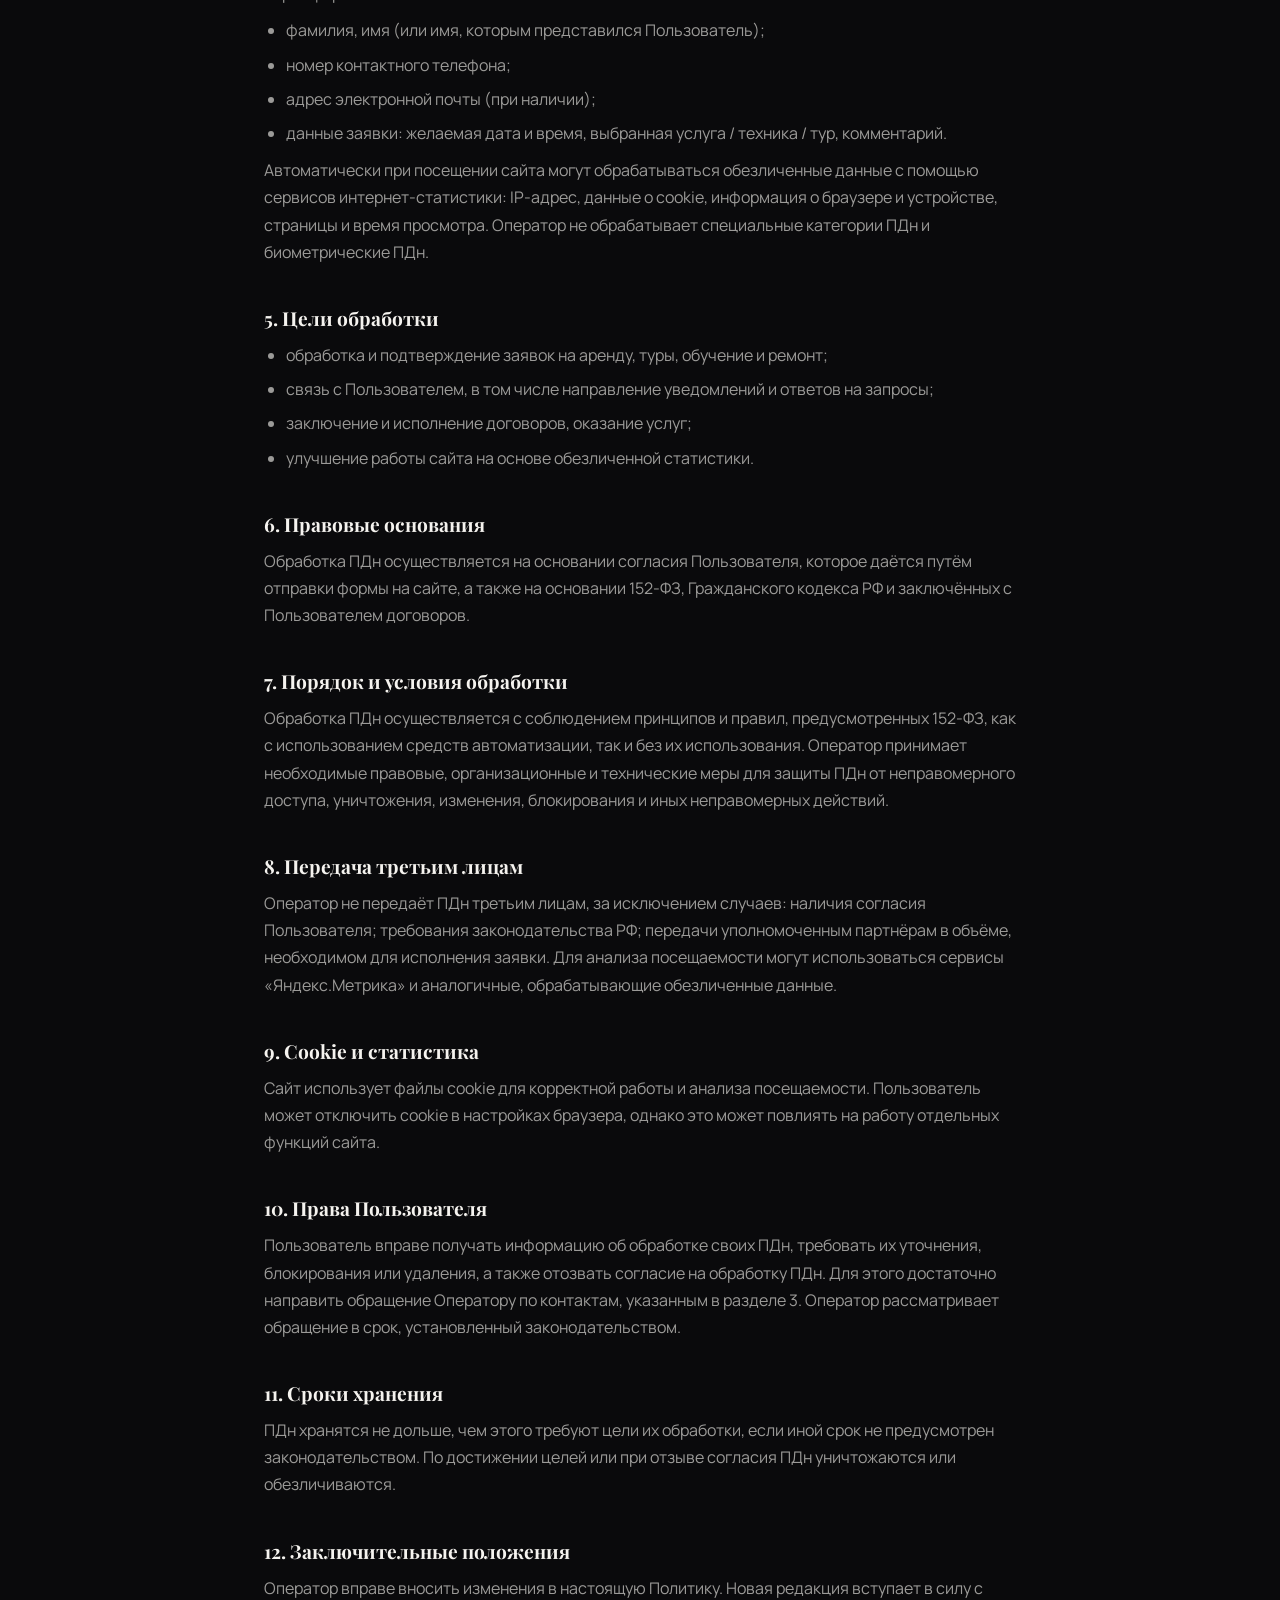
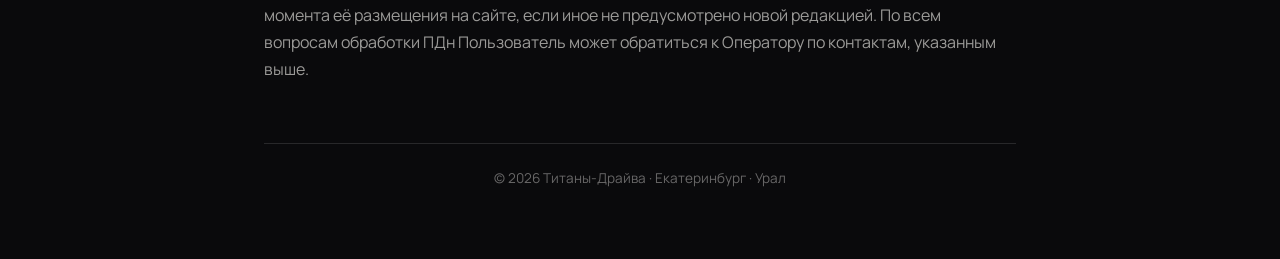
<file: privacy.html>
<!DOCTYPE html>
<html lang="ru">
<head>
<meta charset="UTF-8">
<meta name="viewport" content="width=device-width, initial-scale=1.0">
<title>Политика конфиденциальности — Титаны-Драйва</title>
<meta name="description" content="Политика конфиденциальности и обработки персональных данных сервиса Титаны-Драйва.">
<link rel="preconnect" href="https://fonts.googleapis.com">
<link rel="preconnect" href="https://fonts.gstatic.com" crossorigin>
<link href="https://fonts.googleapis.com/css2?family=Manrope:wght@400;500;600;700&family=Playfair+Display:ital,wght@0,600;0,700;1,600&family=Unbounded:wght@600;700;800&display=swap" rel="stylesheet">
<link rel="stylesheet" href="css/p2.css?v=31">
<style>
.legal{max-width:880px;margin:0 auto;padding:clamp(80px,11vh,130px) var(--pad) 70px}
.legal__top{display:flex;align-items:center;justify-content:space-between;gap:20px;margin-bottom:44px;flex-wrap:wrap}
.legal__brand{font:800 1.15rem/1 var(--disp);text-transform:uppercase;white-space:nowrap;color:var(--ink)}
.legal__brand span{color:var(--red)}
.legal__back{display:inline-flex;align-items:center;gap:6px;padding:10px 18px;border:1px solid var(--line-2);border-radius:100px;color:var(--ink);font:600 .8rem/1 var(--body);text-transform:uppercase;letter-spacing:.03em;transition:.25s}
.legal__back:hover{background:var(--red);border-color:var(--red);color:#fff}
.legal h1{font:800 clamp(1.5rem,5vw,3rem)/1.1 var(--disp);text-transform:uppercase;margin:0 0 14px;overflow-wrap:break-word;word-break:break-word;hyphens:auto}
.legal__upd{color:var(--faint);font-size:.9rem;margin-bottom:8px}
.legal p,.legal li{color:var(--dim);font-size:1rem;line-height:1.7}
.legal h2{font:700 1.2rem/1.25 var(--serif);color:var(--ink);margin:40px 0 12px}
.legal ul{padding-left:22px;margin:10px 0}
.legal li{margin-bottom:7px}
.legal a{color:var(--red)}
.legal__card{background:var(--panel);border:1px solid var(--line);border-radius:16px;padding:26px 28px;margin:26px 0}
.legal__card dl{display:grid;grid-template-columns:auto 1fr;gap:12px 26px;margin:0}
.legal__card dt{color:var(--faint);font-size:.9rem}
.legal__card dd{margin:0;color:var(--ink);font-size:.95rem}
.ph{color:#ffcf7a;background:rgba(255,180,60,.12);border:1px dashed rgba(255,180,60,.55);border-radius:6px;padding:1px 8px;font-size:.9em;white-space:nowrap}
.legal__foot{border-top:1px solid var(--line);margin-top:60px;padding-top:24px;color:var(--faint);font-size:.85rem;text-align:center}
@media(max-width:520px){.legal__card dl{grid-template-columns:1fr;gap:3px 0}.legal__card dt{margin-top:12px}.ph{white-space:normal}}
</style>
<!-- Yandex.Metrika counter -->
<script type="text/javascript">
   (function(m,e,t,r,i,k,a){m[i]=m[i]||function(){(m[i].a=m[i].a||[]).push(arguments)};
   m[i].l=1*new Date();
   for (var j = 0; j < document.scripts.length; j++) {if (document.scripts[j].src === r) { return; }}
   k=e.createElement(t),a=e.getElementsByTagName(t)[0],k.async=1,k.src=r,a.parentNode.insertBefore(k,a)})
   (window, document,"script","https://mc.yandex.ru/metrika/tag.js?id=110765944", "ym");

   ym(110765944, "init", {ssr:true, webvisor:true, clickmap:true, ecommerce:"dataLayer", accurateTrackBounce:true, trackLinks:true});
</script>
<noscript><div><img src="https://mc.yandex.ru/watch/110765944" style="position:absolute; left:-9999px;" alt="" /></div></noscript>
<!-- /Yandex.Metrika counter -->
<!-- SEO -->
<meta name="robots" content="index, follow, max-image-preview:large">
<meta name="geo.region" content="RU-SVE">
<meta name="geo.placename" content="Екатеринбург">
<link rel="canonical" href="https://xn----7sbbajkzm6a6aqb3j.xn--p1ai/privacy.html">
<meta property="og:type" content="website">
<meta property="og:site_name" content="Титаны-Драйва">
<meta property="og:locale" content="ru_RU">
<meta property="og:title" content="Политика конфиденциальности — Титаны-Драйва">
<meta property="og:description" content="Политика конфиденциальности и обработки персональных данных сервиса Титаны-Драйва.">
<meta property="og:url" content="https://xn----7sbbajkzm6a6aqb3j.xn--p1ai/privacy.html">
<meta property="og:image" content="https://xn----7sbbajkzm6a6aqb3j.xn--p1ai/img/gallery/arenda-card.webp">
<meta name="twitter:card" content="summary_large_image">
<meta name="twitter:title" content="Политика конфиденциальности — Титаны-Драйва">
<meta name="twitter:description" content="Политика конфиденциальности и обработки персональных данных сервиса Титаны-Драйва.">
<meta name="twitter:image" content="https://xn----7sbbajkzm6a6aqb3j.xn--p1ai/img/gallery/arenda-card.webp">
<!-- /SEO -->
<!-- Favicon / logo -->
<link rel="icon" type="image/svg+xml" href="/favicon.svg?v=4">
<link rel="icon" type="image/png" sizes="32x32" href="/favicon-32.png?v=4">
<link rel="icon" type="image/png" sizes="16x16" href="/favicon-16.png?v=4">
<link rel="icon" href="/favicon.ico?v=4" sizes="any">
<link rel="apple-touch-icon" href="/apple-touch-icon.png?v=4">
<link rel="manifest" href="/site.webmanifest?v=4">
<meta name="theme-color" content="#ff3b30">
<!-- /Favicon -->
</head>
<body>
<main class="legal">
  <div class="legal__top">
    <a class="legal__brand" href="index.html">Титаны-<span>Драйва</span></a>
    <a class="legal__back" href="prokat2.html">← Назад</a>
  </div>

  <h1>Политика конфиденциальности</h1>
  <p class="legal__upd">Редакция от <span class="ph">[ДД.ММ.ГГГГ]</span></p>

  <p>Настоящая Политика конфиденциальности персональных данных (далее — Политика) действует в отношении всей информации, которую сайт «Титаны-Драйва», расположенный на доменном имени <span class="ph">[АДРЕС САЙТА]</span>, может получить о Пользователе во время использования сайта, его сервисов и форм обратной связи. Использование сайта означает безоговорочное согласие Пользователя с настоящей Политикой и условиями обработки его персональных данных; в случае несогласия Пользователь должен воздержаться от использования сайта.</p>

  <h2>1. Общие положения</h2>
  <p>Политика разработана в соответствии с Федеральным законом от 27.07.2006 № 152-ФЗ «О персональных данных» (далее — 152-ФЗ) и иными нормативными правовыми актами РФ в области персональных данных. Оператор ставит своей важнейшей целью и условием осуществления своей деятельности соблюдение прав и свобод человека и гражданина при обработке его персональных данных, в том числе защиты прав на неприкосновенность частной жизни, личную и семейную тайну. Настоящая Политика применяется ко всем персональным данным, которые Оператор может получить о Пользователе.</p>

  <h2>2. Основные понятия</h2>
  <ul>
    <li><b>Персональные данные (ПДн)</b> — любая информация, относящаяся к прямо или косвенно определённому или определяемому Пользователю.</li>
    <li><b>Оператор</b> — лицо, самостоятельно или совместно с другими лицами организующее и/или осуществляющее обработку ПДн.</li>
    <li><b>Обработка ПДн</b> — любое действие с ПДн (сбор, запись, хранение, уточнение, использование, передача, удаление и др.).</li>
    <li><b>Пользователь</b> — любой посетитель сайта.</li>
    <li><b>Cookie</b> — небольшой фрагмент данных, хранимый на устройстве Пользователя.</li>
  </ul>

  <h2>3. Оператор персональных данных</h2>
  <div class="legal__card">
    <dl>
      <dt>Наименование</dt><dd>ИП <span class="ph">[ФАМИЛИЯ ИМЯ ОТЧЕСТВО]</span></dd>
      <dt>ИНН</dt><dd><span class="ph">[ИНН]</span></dd>
      <dt>ОГРНИП</dt><dd><span class="ph">[ОГРНИП]</span></dd>
      <dt>Адрес</dt><dd><span class="ph">[ЮРИДИЧЕСКИЙ / ПОЧТОВЫЙ АДРЕС]</span></dd>
      <dt>E-mail</dt><dd><span class="ph">[EMAIL]</span></dd>
      <dt>Телефон</dt><dd><a href="tel:+79920083299">+7 (992) 008-32-99</a></dd>
    </dl>
  </div>

  <h2>4. Какие данные мы обрабатываем</h2>
  <p>Оператор может обрабатывать следующие ПДн, предоставляемые Пользователем добровольно через формы сайта:</p>
  <ul>
    <li>фамилия, имя (или имя, которым представился Пользователь);</li>
    <li>номер контактного телефона;</li>
    <li>адрес электронной почты (при наличии);</li>
    <li>данные заявки: желаемая дата и время, выбранная услуга / техника / тур, комментарий.</li>
  </ul>
  <p>Автоматически при посещении сайта могут обрабатываться обезличенные данные с помощью сервисов интернет-статистики: IP-адрес, данные о cookie, информация о браузере и устройстве, страницы и время просмотра. Оператор не обрабатывает специальные категории ПДн и биометрические ПДн.</p>

  <h2>5. Цели обработки</h2>
  <ul>
    <li>обработка и подтверждение заявок на аренду, туры, обучение и ремонт;</li>
    <li>связь с Пользователем, в том числе направление уведомлений и ответов на запросы;</li>
    <li>заключение и исполнение договоров, оказание услуг;</li>
    <li>улучшение работы сайта на основе обезличенной статистики.</li>
  </ul>

  <h2>6. Правовые основания</h2>
  <p>Обработка ПДн осуществляется на основании согласия Пользователя, которое даётся путём отправки формы на сайте, а также на основании 152-ФЗ, Гражданского кодекса РФ и заключённых с Пользователем договоров.</p>

  <h2>7. Порядок и условия обработки</h2>
  <p>Обработка ПДн осуществляется с соблюдением принципов и правил, предусмотренных 152-ФЗ, как с использованием средств автоматизации, так и без их использования. Оператор принимает необходимые правовые, организационные и технические меры для защиты ПДн от неправомерного доступа, уничтожения, изменения, блокирования и иных неправомерных действий.</p>

  <h2>8. Передача третьим лицам</h2>
  <p>Оператор не передаёт ПДн третьим лицам, за исключением случаев: наличия согласия Пользователя; требования законодательства РФ; передачи уполномоченным партнёрам в объёме, необходимом для исполнения заявки. Для анализа посещаемости могут использоваться сервисы «Яндекс.Метрика» и аналогичные, обрабатывающие обезличенные данные.</p>

  <h2>9. Cookie и статистика</h2>
  <p>Сайт использует файлы cookie для корректной работы и анализа посещаемости. Пользователь может отключить cookie в настройках браузера, однако это может повлиять на работу отдельных функций сайта.</p>

  <h2>10. Права Пользователя</h2>
  <p>Пользователь вправе получать информацию об обработке своих ПДн, требовать их уточнения, блокирования или удаления, а также отозвать согласие на обработку ПДн. Для этого достаточно направить обращение Оператору по контактам, указанным в разделе 3. Оператор рассматривает обращение в срок, установленный законодательством.</p>

  <h2>11. Сроки хранения</h2>
  <p>ПДн хранятся не дольше, чем этого требуют цели их обработки, если иной срок не предусмотрен законодательством. По достижении целей или при отзыве согласия ПДн уничтожаются или обезличиваются.</p>

  <h2>12. Заключительные положения</h2>
  <p>Оператор вправе вносить изменения в настоящую Политику. Новая редакция вступает в силу с момента её размещения на сайте, если иное не предусмотрено новой редакцией. По всем вопросам обработки ПДн Пользователь может обратиться к Оператору по контактам, указанным выше.</p>

  <div class="legal__foot">© 2026 Титаны-Драйва · Екатеринбург · Урал</div>
</main>
</body>
</html>
</file>
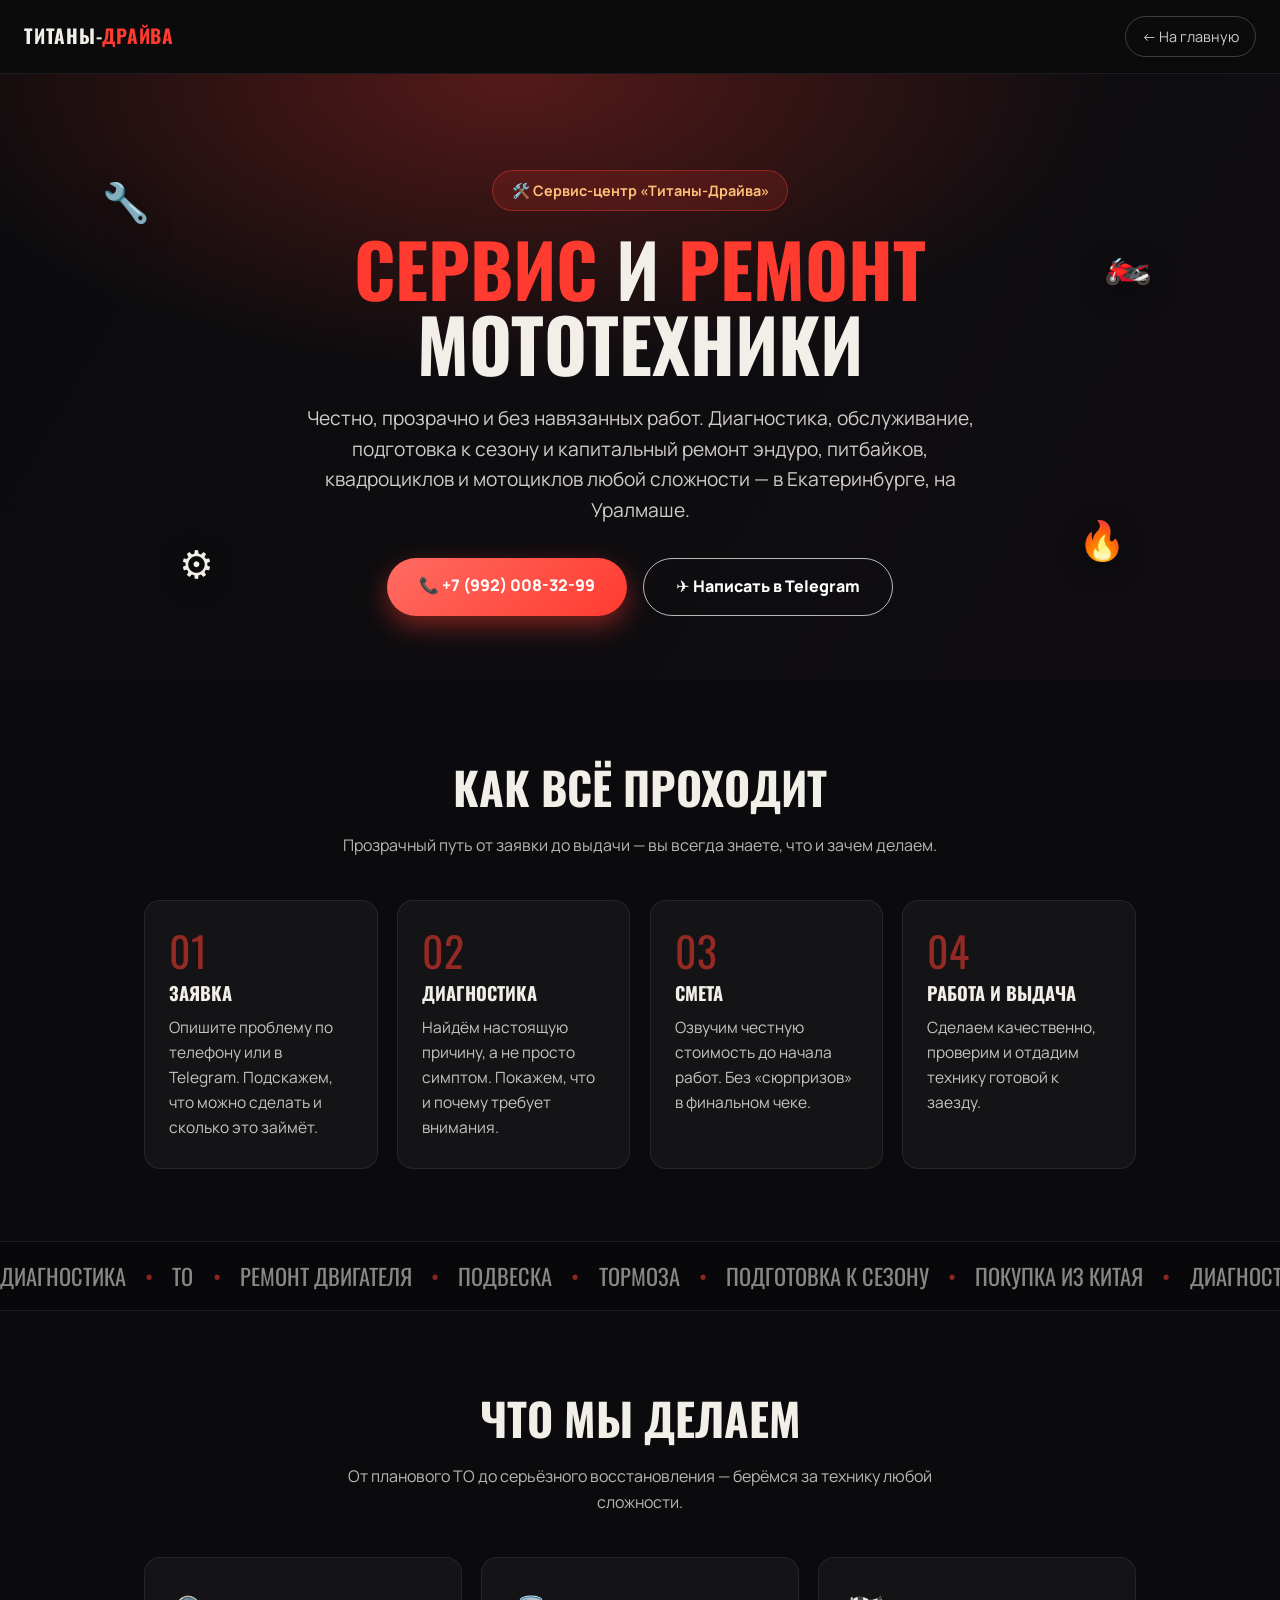
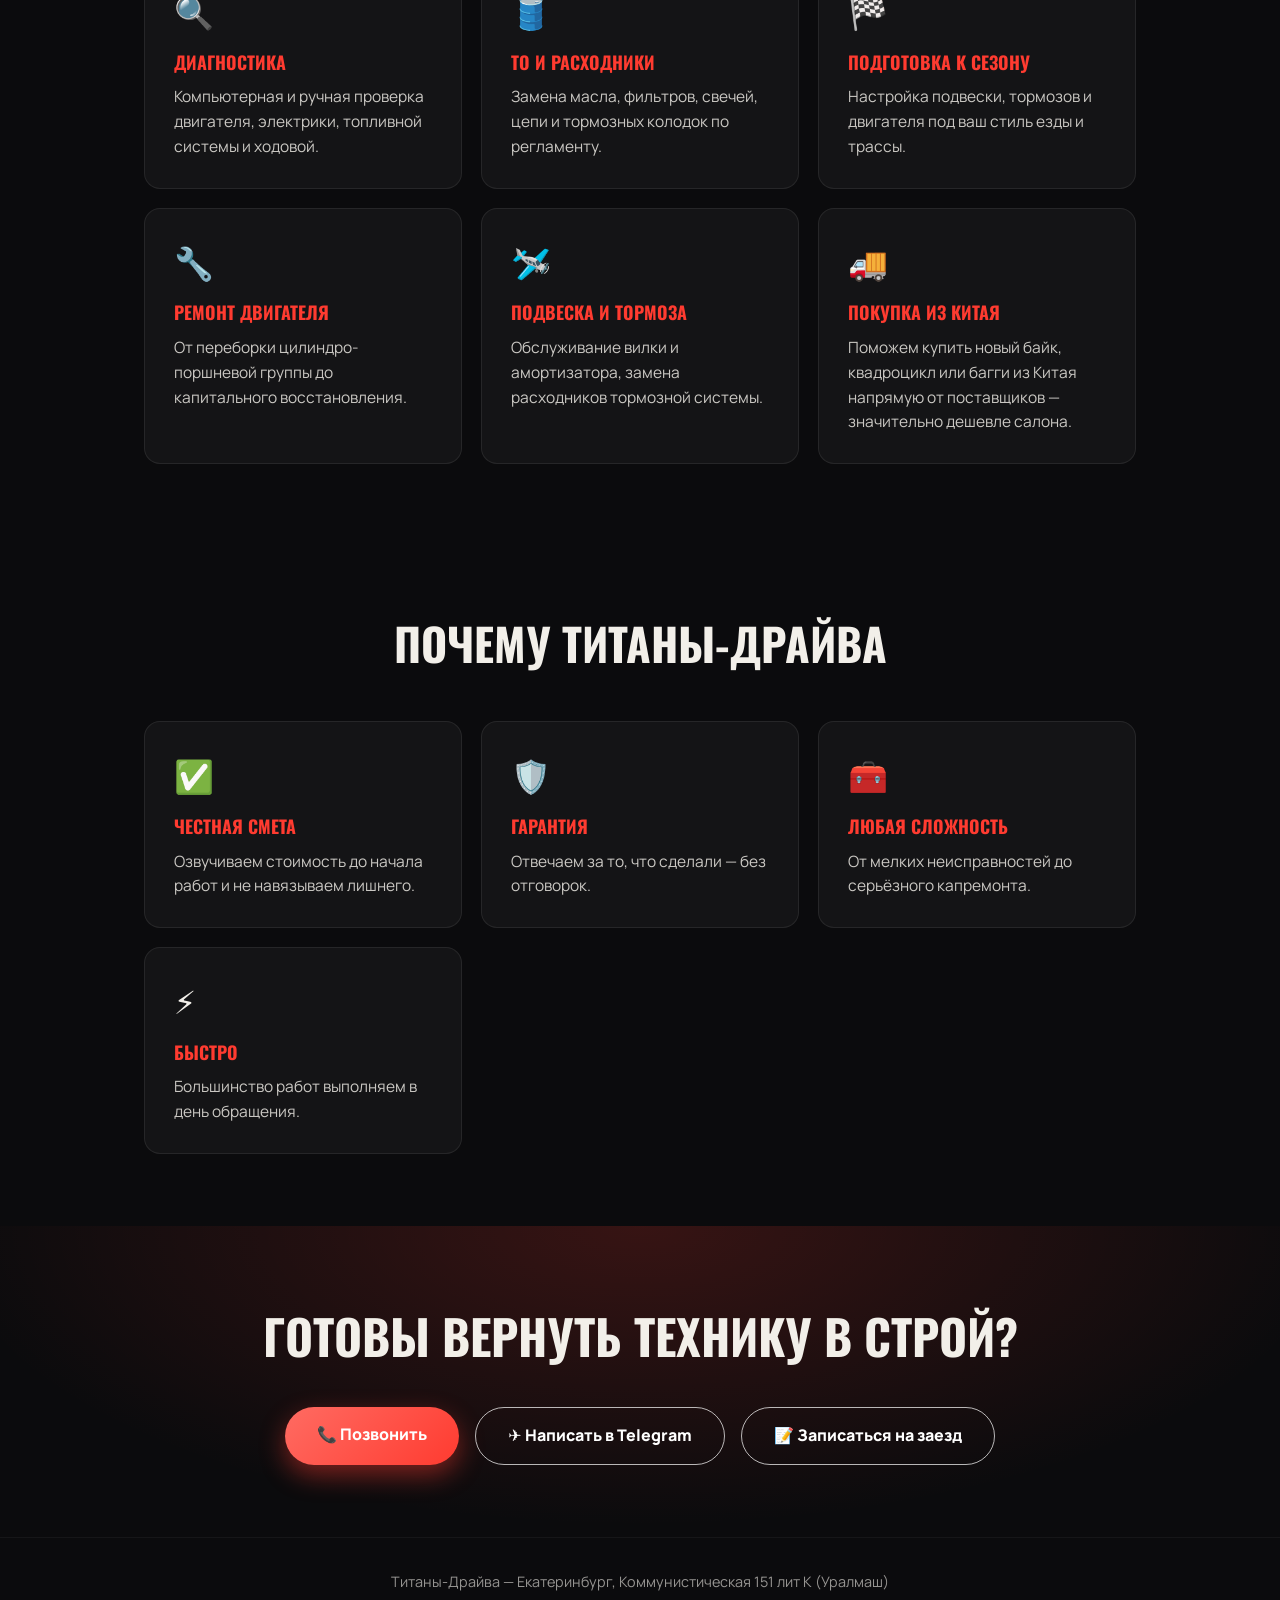
<file: service.html>
<!DOCTYPE html>
<html lang="ru">
<head>
<meta charset="UTF-8"/>
<meta name="viewport" content="width=device-width, initial-scale=1.0"/>
<title>Сервис и ремонт мототехники — Титаны-Драйва</title>
<meta name="description" content="Ремонт и обслуживание мототехники любой сложности в Екатеринбурге — эндуро, питбайки, квадроциклы, мотоциклы. Диагностика, ТО, честные цены.">
<link rel="preconnect" href="https://fonts.googleapis.com"/>
<link rel="preconnect" href="https://fonts.gstatic.com" crossorigin/>
<link href="https://fonts.googleapis.com/css2?family=Manrope:wght@400;600;700;800&family=Oswald:wght@500;600;700&display=swap" rel="stylesheet"/>
<style>
:root{--accent:#ff3b30;--accent2:#ff6b62;--bg:#0b0b0d}
*{box-sizing:border-box;margin:0;padding:0}
html{scroll-behavior:smooth;overflow-x:clip}
body{background:var(--bg);color:#f2efe9;font-family:'Manrope',system-ui,sans-serif;line-height:1.6;overflow-x:hidden}
a{color:inherit}
.wrap{max-width:1040px;margin:0 auto;padding:0 24px}
.topbar{position:sticky;top:0;z-index:20;display:flex;justify-content:space-between;align-items:center;padding:16px 24px;background:rgba(11,11,13,.82);backdrop-filter:blur(10px);border-bottom:1px solid rgba(255,255,255,.08)}
.logo{font-family:'Oswald';font-weight:700;text-transform:uppercase;letter-spacing:.04em;text-decoration:none;font-size:1.2rem}
.logo span{color:var(--accent)}
.back{text-decoration:none;font-size:.9rem;opacity:.85;border:1px solid rgba(255,255,255,.25);padding:8px 16px;border-radius:999px;transition:.2s}
.back:hover{background:#fff;color:#111}
.hero{position:relative;overflow:hidden;padding:6rem 0 4rem;text-align:center}
.hero__bg{position:absolute;inset:0;z-index:0;background:radial-gradient(1000px 500px at 20% 0%,rgba(255,59,48,.30),transparent 60%),radial-gradient(900px 500px at 100% 100%,rgba(255,59,48,.20),transparent 60%),linear-gradient(120deg,#0b0b0d,#151016);background-size:200% 200%;animation:heroShift 16s ease-in-out infinite}
.hero .wrap{position:relative;z-index:2}
.eyebrow{display:inline-block;font-weight:700;font-size:.9rem;color:#ffc078;background:rgba(255,59,48,.14);border:1px solid rgba(255,59,48,.4);border-radius:999px;padding:.5rem 1.15rem;margin-bottom:1.2rem}
.hero h1{font-family:'Oswald';text-transform:uppercase;font-size:clamp(2.4rem,7vw,4.6rem);line-height:1.02}
.hero h1 span{color:var(--accent)}
.hero .lead{margin:1.4rem auto 0;font-size:1.2rem;opacity:.85;max-width:700px}
.hero__cta{margin-top:2rem;display:flex;gap:1rem;justify-content:center;flex-wrap:wrap}
.btn{text-decoration:none;padding:.95rem 2rem;border-radius:999px;font-weight:800;transition:transform .2s,filter .2s}
.btn--primary{background:linear-gradient(135deg,var(--accent2),var(--accent));color:#ffffff;box-shadow:0 10px 26px rgba(255,59,48,.45)}
.btn--primary:hover{transform:translateY(-2px);filter:brightness(1.06)}
.btn--ghost{border:1.5px solid rgba(255,255,255,.7);color:#fff}
.btn--ghost:hover{background:#fff;color:#111}
.hero__sticker{position:absolute;z-index:1;font-size:2.4rem;filter:drop-shadow(0 6px 12px rgba(0,0,0,.5));animation:floaty 3.6s ease-in-out infinite}
.hero__sticker--1{top:16%;left:8%}
.hero__sticker--2{top:26%;right:10%;animation-delay:.7s}
.hero__sticker--3{bottom:14%;left:14%;animation-delay:1.2s}
.hero__sticker--4{bottom:18%;right:12%;animation-delay:1.7s}
section.block{padding:4.5rem 0}
.shead{text-align:center;margin-bottom:2.6rem}
.shead h2{font-family:'Oswald';text-transform:uppercase;font-size:clamp(1.8rem,5vw,2.8rem)}
.shead p{opacity:.75;margin-top:.6rem;max-width:620px;margin-left:auto;margin-right:auto}
.steps{display:grid;grid-template-columns:repeat(auto-fit,minmax(220px,1fr));gap:1.2rem}
.step{position:relative;background:rgba(255,255,255,.04);border:1px solid rgba(255,255,255,.08);border-radius:16px;padding:1.8rem 1.5rem;transition:transform .25s,border-color .25s,background .25s}
.step:hover{transform:translateY(-6px);border-color:rgba(255,59,48,.5);background:rgba(255,59,48,.07)}
.step__num{font-family:'Oswald';font-size:2.6rem;color:var(--accent);opacity:.55;line-height:1}
.step h3{font-family:'Oswald';text-transform:uppercase;margin:.4rem 0 .5rem;font-size:1.15rem}
.step p{opacity:.8;font-size:.97rem}
.grid{display:grid;grid-template-columns:repeat(auto-fit,minmax(260px,1fr));gap:1.2rem}
.card{background:rgba(255,255,255,.04);border:1px solid rgba(255,255,255,.08);border-radius:16px;padding:1.8rem;transition:transform .25s,box-shadow .25s,border-color .25s}
.card:hover{transform:translateY(-6px) rotate(-.5deg);border-color:rgba(255,59,48,.5);box-shadow:0 16px 40px rgba(0,0,0,.5)}
.card .ic{font-size:2rem}
.card h3{font-family:'Oswald';text-transform:uppercase;font-size:1.12rem;margin:.6rem 0 .5rem;color:var(--accent)}
.card p{opacity:.82;font-size:.97rem}
.marquee{overflow:hidden;white-space:nowrap;border-top:1px solid rgba(255,255,255,.08);border-bottom:1px solid rgba(255,255,255,.08);padding:1rem 0;background:rgba(0,0,0,.25)}
.marquee__in{display:inline-block;animation:scrollX 24s linear infinite;font-family:'Oswald';text-transform:uppercase;font-size:1.4rem;opacity:.55}
.marquee__in span{margin:0 1.2rem;color:var(--accent)}
.cta-band{text-align:center;background:radial-gradient(700px 300px at 50% 0%,rgba(255,59,48,.18),transparent);padding:4.5rem 0}
.cta-band h2{font-family:'Oswald';text-transform:uppercase;font-size:clamp(1.8rem,5vw,3rem);margin-bottom:1.4rem}
footer{border-top:1px solid rgba(255,255,255,.08);padding:2rem 0;opacity:.6;font-size:.9rem;text-align:center}
[data-reveal]{opacity:0;transform:translateY(30px);transition:opacity .7s ease,transform .7s ease}
[data-reveal].in{opacity:1;transform:none}
.d1{transition-delay:.08s}.d2{transition-delay:.16s}.d3{transition-delay:.24s}.d4{transition-delay:.32s}.d5{transition-delay:.4s}
@keyframes heroShift{0%,100%{background-position:0% 0%}50%{background-position:100% 100%}}
@keyframes floaty{0%,100%{transform:translateY(0)}50%{transform:translateY(-12px)}}
@keyframes scrollX{from{transform:translateX(0)}to{transform:translateX(-50%)}}
@media(prefers-reduced-motion:reduce){*{animation:none!important}[data-reveal]{opacity:1;transform:none}}
</style>
<!-- Yandex.Metrika counter -->
<script type="text/javascript">
   (function(m,e,t,r,i,k,a){m[i]=m[i]||function(){(m[i].a=m[i].a||[]).push(arguments)};
   m[i].l=1*new Date();
   for (var j = 0; j < document.scripts.length; j++) {if (document.scripts[j].src === r) { return; }}
   k=e.createElement(t),a=e.getElementsByTagName(t)[0],k.async=1,k.src=r,a.parentNode.insertBefore(k,a)})
   (window, document,"script","https://mc.yandex.ru/metrika/tag.js?id=110765944", "ym");

   ym(110765944, "init", {ssr:true, webvisor:true, clickmap:true, ecommerce:"dataLayer", accurateTrackBounce:true, trackLinks:true});
</script>
<noscript><div><img src="https://mc.yandex.ru/watch/110765944" style="position:absolute; left:-9999px;" alt="" /></div></noscript>
<!-- /Yandex.Metrika counter -->
<!-- SEO -->
<meta name="keywords" content="ремонт мотоциклов екатеринбург, ремонт эндуро екб, ремонт квадроциклов екатеринбург, ремонт питбайков екатеринбург, обслуживание мототехники екатеринбург, диагностика мотоцикла екатеринбург, то мотоцикла екатеринбург, ремонт мототехники урал">
<meta name="robots" content="index, follow, max-image-preview:large">
<meta name="geo.region" content="RU-SVE">
<meta name="geo.placename" content="Екатеринбург">
<link rel="canonical" href="https://xn----7sbbajkzm6a6aqb3j.xn--p1ai/service.html">
<meta property="og:type" content="website">
<meta property="og:site_name" content="Титаны-Драйва">
<meta property="og:locale" content="ru_RU">
<meta property="og:title" content="Сервис и ремонт мототехники — Титаны-Драйва">
<meta property="og:description" content="Ремонт и обслуживание мототехники любой сложности в Екатеринбурге — эндуро, питбайки, квадроциклы, мотоциклы. Диагностика, ТО, честные цены.">
<meta property="og:url" content="https://xn----7sbbajkzm6a6aqb3j.xn--p1ai/service.html">
<meta property="og:image" content="https://xn----7sbbajkzm6a6aqb3j.xn--p1ai/img/gallery/arenda-card.webp">
<meta name="twitter:card" content="summary_large_image">
<meta name="twitter:title" content="Сервис и ремонт мототехники — Титаны-Драйва">
<meta name="twitter:description" content="Ремонт и обслуживание мототехники любой сложности в Екатеринбурге — эндуро, питбайки, квадроциклы, мотоциклы. Диагностика, ТО, честные цены.">
<meta name="twitter:image" content="https://xn----7sbbajkzm6a6aqb3j.xn--p1ai/img/gallery/arenda-card.webp">
<script type="application/ld+json">
{"@context":"https://schema.org","@type":"LocalBusiness","name":"Титаны-Драйва","image":"https://xn----7sbbajkzm6a6aqb3j.xn--p1ai/img/gallery/arenda-card.webp","url":"https://xn----7sbbajkzm6a6aqb3j.xn--p1ai/","telephone":"+79920083299","priceRange":"от 1500 ₽","description":"Аренда эндуро, питбайков, квадроциклов и мотоциклов в Екатеринбурге, мототуры по Уралу, сервис и обучение.","address":{"@type":"PostalAddress","streetAddress":"Коммунистическая 151 лит К","addressLocality":"Екатеринбург","addressRegion":"Свердловская область","addressCountry":"RU"},"areaServed":["Екатеринбург","Свердловская область","Урал"],"sameAs":["https://t.me/TitansOfDrive","https://vk.com/club221913025"]}
</script>
<!-- /SEO -->
<!-- Favicon / logo -->
<link rel="icon" type="image/svg+xml" href="/favicon.svg?v=4">
<link rel="icon" type="image/png" sizes="32x32" href="/favicon-32.png?v=4">
<link rel="icon" type="image/png" sizes="16x16" href="/favicon-16.png?v=4">
<link rel="icon" href="/favicon.ico?v=4" sizes="any">
<link rel="apple-touch-icon" href="/apple-touch-icon.png?v=4">
<link rel="manifest" href="/site.webmanifest?v=4">
<meta name="theme-color" content="#ff3b30">
<!-- /Favicon -->
</head>
<body>
<header class="topbar">
<a href="index.html" class="logo">Титаны-<span>Драйва</span></a>
<a href="index.html" class="back">← На главную</a>
</header>
<main>
<section class="hero">
<div class="hero__bg"></div>
<span class="hero__sticker hero__sticker--1">🔧</span>
<span class="hero__sticker hero__sticker--2">🏍️</span>
<span class="hero__sticker hero__sticker--3">⚙️</span>
<span class="hero__sticker hero__sticker--4">🔥</span>
<div class="wrap">
<span class="eyebrow">🛠️ Сервис-центр «Титаны-Драйва»</span>
<h1><span>Сервис</span> и <span>ремонт</span><br>мототехники</h1>
<p class="lead">Честно, прозрачно и без навязанных работ. Диагностика, обслуживание, подготовка к сезону и капитальный ремонт эндуро, питбайков, квадроциклов и мотоциклов любой сложности — в Екатеринбурге, на Уралмаше.</p>
<div class="hero__cta">
<a href="tel:+79920083299" class="btn btn--primary">📞 +7 (992) 008-32-99</a>
<a href="https://t.me/TitansDrive" target="_blank" rel="noopener" class="btn btn--ghost">✈️ Написать в Telegram</a>
</div>
</div>
</section>
<section class="block"><div class="wrap">
<div class="shead" data-reveal><h2>Как всё проходит</h2><p>Прозрачный путь от заявки до выдачи — вы всегда знаете, что и зачем делаем.</p></div>
<div class="steps">
<div class="step d1" data-reveal><div class="step__num">01</div><h3>Заявка</h3><p>Опишите проблему по телефону или в Telegram. Подскажем, что можно сделать и сколько это займёт.</p></div>
<div class="step d2" data-reveal><div class="step__num">02</div><h3>Диагностика</h3><p>Найдём настоящую причину, а не просто симптом. Покажем, что и почему требует внимания.</p></div>
<div class="step d3" data-reveal><div class="step__num">03</div><h3>Смета</h3><p>Озвучим честную стоимость до начала работ. Без «сюрпризов» в финальном чеке.</p></div>
<div class="step d4" data-reveal><div class="step__num">04</div><h3>Работа и выдача</h3><p>Сделаем качественно, проверим и отдадим технику готовой к заезду.</p></div>
</div>
</div></section>
<div class="marquee"><div class="marquee__in">Диагностика<span>•</span>ТО<span>•</span>Ремонт двигателя<span>•</span>Подвеска<span>•</span>Тормоза<span>•</span>Подготовка к сезону<span>•</span>Покупка из Китая<span>•</span>Диагностика<span>•</span>ТО<span>•</span>Ремонт двигателя<span>•</span>Подвеска<span>•</span>Тормоза<span>•</span>Подготовка к сезону<span>•</span>Покупка из Китая<span>•</span></div></div>
<section class="block"><div class="wrap">
<div class="shead" data-reveal><h2>Что мы делаем</h2><p>От планового ТО до серьёзного восстановления — берёмся за технику любой сложности.</p></div>
<div class="grid">
<div class="card d1" data-reveal><div class="ic">🔍</div><h3>Диагностика</h3><p>Компьютерная и ручная проверка двигателя, электрики, топливной системы и ходовой.</p></div>
<div class="card d2" data-reveal><div class="ic">🛢️</div><h3>ТО и расходники</h3><p>Замена масла, фильтров, свечей, цепи и тормозных колодок по регламенту.</p></div>
<div class="card d3" data-reveal><div class="ic">🏁</div><h3>Подготовка к сезону</h3><p>Настройка подвески, тормозов и двигателя под ваш стиль езды и трассы.</p></div>
<div class="card d4" data-reveal><div class="ic">🔧</div><h3>Ремонт двигателя</h3><p>От переборки цилиндро-поршневой группы до капитального восстановления.</p></div>
<div class="card d5" data-reveal><div class="ic">🛩️</div><h3>Подвеска и тормоза</h3><p>Обслуживание вилки и амортизатора, замена расходников тормозной системы.</p></div>
<div class="card d5" data-reveal><div class="ic">🚚</div><h3>Покупка из Китая</h3><p>Поможем купить новый байк, квадроцикл или багги из Китая напрямую от поставщиков — значительно дешевле салона.</p></div>
</div>
</div></section>
<section class="block"><div class="wrap">
<div class="shead" data-reveal><h2>Почему Титаны-Драйва</h2></div>
<div class="grid">
<div class="card d1" data-reveal><div class="ic">✅</div><h3>Честная смета</h3><p>Озвучиваем стоимость до начала работ и не навязываем лишнего.</p></div>
<div class="card d2" data-reveal><div class="ic">🛡️</div><h3>Гарантия</h3><p>Отвечаем за то, что сделали — без отговорок.</p></div>
<div class="card d3" data-reveal><div class="ic">🧰</div><h3>Любая сложность</h3><p>От мелких неисправностей до серьёзного капремонта.</p></div>
<div class="card d4" data-reveal><div class="ic">⚡</div><h3>Быстро</h3><p>Большинство работ выполняем в день обращения.</p></div>
</div>
</div></section>
<section class="cta-band"><div class="wrap" data-reveal>
<h2>Готовы вернуть технику в строй?</h2>
<div class="hero__cta">
<a href="tel:+79920083299" class="btn btn--primary">📞 Позвонить</a>
<a href="https://t.me/TitansDrive" target="_blank" rel="noopener" class="btn btn--ghost">✈️ Написать в Telegram</a>
<a href="index.html#zapis" class="btn btn--ghost">📝 Записаться на заезд</a>
</div>
</div></section>
</main>
<footer><div class="wrap">Титаны-Драйва — Екатеринбург, Коммунистическая 151 лит К (Уралмаш)</div></footer>
<script>
(function(){
  var els=document.querySelectorAll('[data-reveal]');
  if(!('IntersectionObserver' in window)){els.forEach(function(e){e.classList.add('in')});return;}
  var io=new IntersectionObserver(function(en){en.forEach(function(x){if(x.isIntersecting){x.target.classList.add('in');io.unobserve(x.target);}})},{threshold:.15});
  els.forEach(function(e){io.observe(e)});
})();
</script>
</body>
</html>
</file>
<file: css/hub.css>
/* ============================================================
   HOME — Horizontal Parallax Gallery (WebGL port of the Codrops demo).
   Black bg. A horizontal strip of images is rendered on a Three.js
   canvas; the DOM media boxes (invisible) drive layout/positions and
   a GLSL shader does the horizontal UV parallax + focal hover zoom.
   No top frame. Text wordmark (top-left) + MENU button (top-right).
   ============================================================ */

*, *::after, *::before { box-sizing: border-box; }

:root {
  font-size: 12px;
  --color-text: #fff;
  --color-bg: #000;
  --accent: #d6f24a;
  --red: #ff3b30;
  --line-2: rgba(255,255,255,.30);
  --dim: rgba(255,255,255,.52);
  --mono: ui-monospace, "JetBrains Mono", "SFMono-Regular", monospace;
  --dialR: 1500px;
}

body {
  margin: 0;
  color: var(--color-text);
  background-color: var(--color-bg);
  font-family: var(--mono);
  -webkit-font-smoothing: antialiased;
  -moz-osx-font-smoothing: grayscale;
  width: 100%;
  height: 100dvh;
  overflow: hidden;
}

a { text-decoration: none; color: #fff; outline: none; cursor: pointer; }
button { font-family: inherit; }

/* red build badge (kept until final handoff) */
body::after {
  content: "BUILD v131";
  position: fixed; top: 8px; left: 8px; z-index: 99999;
  background: #ff2d1a; color: #fff;
  font: 700 11px/1 ui-monospace, monospace; letter-spacing: .05em;
  padding: 4px 7px; border-radius: 4px; pointer-events: none;
}

/* ---- preloader ---- */
@media (scripting: enabled) {
  .loading::before, .loading::after { content: ''; position: fixed; z-index: 10000; }
  .loading::before { top: 0; left: 0; width: 100%; height: 100%; background: var(--color-bg); }
  .loading::after {
    top: 50%; left: 50%; width: 100px; height: 1px; margin: 0 0 0 -50px;
    background: #fff; animation: loaderAnim 1.5s ease-in-out infinite alternate forwards;
  }
}
@keyframes loaderAnim {
  0%   { transform: scaleX(0); transform-origin: 0% 50%; }
  50%  { transform: scaleX(1); transform-origin: 0% 50%; }
  50.1%{ transform: scaleX(1); transform-origin: 100% 50%; }
  100% { transform: scaleX(0); transform-origin: 100% 50%; }
}

/* ---- gallery layout (DOM boxes drive positions; WebGL draws) ---- */
.content {
  padding: 1.5rem;
  display: flex; flex-direction: column;
  width: 100vw; height: 100vh; position: relative;
}
@media screen and (min-width: 53em) {
  .content { min-height: 100vh; justify-content: center; align-items: center; }
}

.gallery__wrapper__gl { position: relative; width: 100%; overflow: hidden; user-select: none; }
.gallery__image__container__gl { display: flex; gap: 2rem; will-change: transform; height: 100%; }

.gallery__media__gl {
  flex-shrink: 0;
  aspect-ratio: 4 / 3;
  max-height: 60vh; height: 60vh;
  overflow: hidden; position: relative; display: block;
}
.gallery__media__image__gl {
  position: absolute; opacity: 0; top: 0; left: 0; width: 100%; height: 100%; object-fit: cover;
}

/* ---- gallery layout (2D/DOM parallax version — Codrops demo by David Faure) ---- */
.gallery__wrapper { position: relative; width: 100%; overflow: hidden; user-select: none; }
.gallery__image__container { display: flex; gap: 2rem; will-change: transform; height: 100%; }
.gallery__media {
  flex-shrink: 0;
  aspect-ratio: 4 / 3;
  max-height: 60vh; height: 60vh;
  overflow: hidden; position: relative; display: block;
  border-radius: 22px; cursor: pointer;
  isolation: isolate;
  -webkit-mask-image: -webkit-radial-gradient(white, white);
  mask-image: radial-gradient(white, white);
  transform: translateZ(0);
  transition: transform .45s cubic-bezier(.22,.61,.36,1), box-shadow .45s cubic-bezier(.22,.61,.36,1);
}
.gallery__media:hover {
  transform: translateY(-16px) translateZ(0);
  box-shadow: 0 30px 64px rgba(0,0,0,.55);
  z-index: 5;
}
.gallery__media:hover .gallery__media__image { transform: scale(1.06); }
.gallery__media__image {
  position: absolute; top: 0; left: 0; width: 100%; height: 100%; object-fit: cover;
  border-radius: 22px;
  will-change: transform;
  transform: none;
  transition: transform .5s cubic-bezier(.22,.61,.36,1);
}

/* the Three.js canvas */
canvas { position: fixed; top: 0; left: 0; width: 100%; height: 100%; z-index: 1; }

/* ---- brand logo (top-left) ---- */
.brand {
  position: fixed; top: 42px; left: 22px; z-index: 7001;
  display: inline-flex; align-items: baseline; gap: .32em; text-decoration: none;
  font-family: "Unbounded", var(--mono); font-weight: 800; font-size: 1.5rem;
  letter-spacing: .02em; text-transform: uppercase; line-height: 1;
}
.brand__t1 { color: #fff; transition: color .28s ease, text-shadow .28s ease; }
.brand__t2 { color: var(--red); }
.brand:hover .brand__t1 { color: #fff; text-shadow: 0 0 6px rgba(255,255,255,1), 0 0 14px rgba(255,255,255,.9), 0 0 26px rgba(255,255,255,.6); }

/* ---- MENU button (top-right) ---- */
.ax-menu-btn {
  position: fixed; top: 26px; right: 26px; z-index: 7001;
  font-family: "Unbounded", var(--mono); font-weight: 700;
  font-size: .78rem; letter-spacing: .18em; text-transform: uppercase;
  color: #fff; background: rgba(18,18,18,.5); border: 1px solid rgba(255,255,255,.24);
  padding: .72rem 1.15rem; cursor: pointer; display: inline-flex; align-items: center; gap: .62rem; border-radius: 12px;
  -webkit-backdrop-filter: blur(10px); backdrop-filter: blur(10px);
  transition: border-color .3s, color .3s, background .3s, box-shadow .3s, transform .3s;
}
.ax-menu-btn .bars { display: inline-flex; flex-direction: column; gap: 3px; align-items: flex-end; }
.ax-menu-btn .bars i { width: 17px; height: 2px; background: currentColor; border-radius: 2px; transition: width .3s ease; }
.ax-menu-btn .bars i:nth-child(2) { width: 11px; }
.ax-menu-btn:hover { border-color: var(--red); background: rgba(255,59,48,.16); box-shadow: 0 12px 32px rgba(255,59,48,.28); transform: translateY(-2px); }
.ax-menu-btn:hover .bars i { width: 17px; }

/* ---- home "Записаться" CTA (under the strip) ---- */
.home-cta {
  position: absolute; left: 50%; bottom: 13.5vh; z-index: 6; transform: translateX(-50%);
  display: inline-flex; align-items: center; gap: .65rem;
  margin: 0;
  font-family: "Unbounded", var(--mono); font-weight: 700;
  font-size: .84rem; letter-spacing: .12em; text-transform: uppercase;
  color: #fff; background: var(--red);
  padding: .82rem 2.5rem; border-radius: 11px;
  box-shadow: 0 12px 32px rgba(255,59,48,.30);
  overflow: hidden;
  transition: transform .32s cubic-bezier(.2,.8,.2,1), box-shadow .32s ease, background .32s ease;
}
.home-cta .arw { transition: transform .32s ease; font-size: 1.05em; }
.home-cta::before {
  content: ""; position: absolute; inset: 0;
  background: linear-gradient(120deg, transparent 20%, rgba(255,255,255,.35), transparent 80%);
  transform: translateX(-130%); transition: transform .6s ease; pointer-events: none;
}
.home-cta:hover { transform: translateX(-50%) translateY(-3px); background: #ff4b41; box-shadow: 0 18px 44px rgba(255,59,48,.48); text-decoration: none; }
.home-cta:hover .arw { transform: translateX(6px); }
.home-cta:hover::before { transform: translateX(130%); }

/* ---- fullscreen menu ---- */
.ax-menu {
  position: fixed; inset: 0; z-index: 8000;
  background: rgba(0,0,0,.97); -webkit-backdrop-filter: blur(10px); backdrop-filter: blur(10px);
  display: flex; flex-direction: column; padding: 8vh 7vw 6vh;
  opacity: 0; visibility: hidden; transition: opacity .45s ease, visibility .45s ease;
}
body.ax-menu-open { overflow: hidden; }
body.ax-menu-open .ax-menu { opacity: 1; visibility: visible; }
.ax-menu__head { display: flex; align-items: center; justify-content: space-between; border-bottom: 1px solid rgba(255,255,255,.13); padding-bottom: 1.2rem; margin-bottom: auto; }
.ax-menu__eyebrow { font-family: var(--mono); font-size: 1rem; letter-spacing: .28em; text-transform: uppercase; color: var(--dim); }
.ax-menu__close {
  font-family: var(--mono); font-size: 1rem; letter-spacing: .18em; text-transform: uppercase;
  color: #fff; background: none; border: 1px solid var(--line-2); padding: .5rem .9rem; cursor: pointer; border-radius: 6px;
  transition: border-color .3s, color .3s, background .3s;
}
.ax-menu__close:hover { border-color: var(--red); color: var(--red); background: rgba(255,59,48,.08); }
.ax-menu__grid { display: grid; grid-template-columns: 1fr 1fr; column-gap: 5vw; row-gap: .2rem; align-content: center; margin: auto 0; }
.ax-menu__link {
  display: flex; align-items: center; gap: 1rem; position: relative;
  font-family: var(--mono); font-weight: 700; text-transform: uppercase;
  font-size: clamp(2.2rem, 5.5vw, 4.2rem); line-height: 1.15; color: #fff;
  transition: color .28s ease, padding-left .28s ease;
}
.ax-menu__link:hover { color: var(--red); padding-left: .7rem; text-decoration: none; }
.ax-menu__link .idx { font-size: 1.15rem; letter-spacing: .14em; color: var(--dim); transition: color .28s; }
.ax-menu__link:hover .idx { color: var(--red); }
.ax-menu__link .lbl { word-spacing: -.2em; }
.ax-menu__foot { display: flex; align-items: center; justify-content: space-between; border-top: 1px solid rgba(255,255,255,.13); padding-top: 1.3rem; margin-top: auto; }
.ax-menu__soc { display: flex; gap: 1.4rem; }
.ax-menu__soc a { font-family: var(--mono); font-size: 1.2rem; letter-spacing: .16em; text-transform: uppercase; color: var(--dim); transition: color .3s; }
.ax-menu__soc a:hover { color: #fff; text-decoration: none; }
.ax-menu__cta {
  font-family: var(--mono); font-size: 1.05rem; letter-spacing: .16em; text-transform: uppercase; font-weight: 700;
  color: #fff; background: var(--red); border: 1px solid var(--red); padding: 1.05rem 2.4rem; border-radius: 100px; transition: background .3s, box-shadow .3s, transform .3s;
}
.ax-menu__cta:hover { background: #ff5147; box-shadow: 0 14px 40px rgba(255,59,48,.45); transform: translateY(-2px); text-decoration: none; }

@media (max-width: 860px) { .ax-menu__grid { grid-template-columns: 1fr; } }
@media (max-width: 640px) { .ax-menu__link { align-items: baseline; } .ax-menu__link .lbl { position: relative; top: .08em; } }


/* ---- bottom scroll dial (section gauge) ---- */
.dial {
  position: fixed; left: 50%; bottom: calc(-1 * (var(--dialR) - 82px));
  width: 0; height: 0; z-index: 6; pointer-events: none;
}
.dial__rim {
  position: absolute; left: 0; top: 0;
  width: calc(2 * var(--dialR)); height: calc(2 * var(--dialR));
  transform: translate(-50%, -50%);
  border-radius: 50%; border: 1px solid rgba(255,255,255,.12);
}
.dial__ring {
  position: absolute; left: 0; top: 0; width: 0; height: 0;
  transform: rotate(0deg); transform-origin: 0 0; will-change: transform;
}
.dial__item, .dial__tick { position: absolute; left: 0; top: 0; transform-origin: 0 0; }
.dial__lbl {
  position: absolute; transform: translate(-50%, -50%); white-space: nowrap;
  font-family: var(--mono); font-size: .82rem; letter-spacing: .14em; text-transform: uppercase;
  color: rgba(255,255,255,.34); transition: color .3s ease, text-shadow .3s ease;
}
.dial__lbl.is-active { color: #fff; font-size: .92rem; text-shadow: 0 0 16px rgba(255,255,255,.6); }
.dial__tick { width: 1px; height: 6px; margin-left: -0.5px; background: rgba(255,255,255,.18); }


.dial__marker {
  position: fixed; left: 50%; bottom: 54px; transform: translateX(-50%);
  z-index: 7; pointer-events: none;
  width: 0; height: 0;
  border-left: 6px solid transparent; border-right: 6px solid transparent;
  border-bottom: 9px solid #fff;
  filter: drop-shadow(0 0 6px rgba(255,255,255,.55));
}


/* ---- left contacts panel ---- */
.home-contacts {
  position: fixed; left: 46px; top: 50%; transform: translateY(-50%);
  z-index: 6; width: 340px; height: 60vh; max-height: 640px;
  display: flex; flex-direction: column; justify-content: space-between;
  padding: 2.1rem 1.9rem;
  background: linear-gradient(160deg, rgba(24,24,26,.72), rgba(14,14,16,.6));
  border: 1px solid rgba(255,255,255,.10); border-radius: 20px;
  backdrop-filter: blur(14px) saturate(120%); -webkit-backdrop-filter: blur(14px) saturate(120%);
  box-shadow: 0 24px 60px rgba(0,0,0,.45);
  font-family: "Space Grotesk", var(--mono);
  will-change: opacity, transform; overflow: hidden;
}
.home-contacts::before {
  content: ""; position: absolute; inset: 0; border-radius: inherit; padding: 3px;
  background: var(--red);
  -webkit-mask: linear-gradient(#000 0 0) content-box, linear-gradient(#000 0 0);
  -webkit-mask-composite: xor; mask-composite: exclude;
  pointer-events: none; z-index: 2;
}
.home-contacts::after {
  content: ""; position: absolute; top: 0; left: 0; width: 56px; height: 7px;
  border-radius: 100px;
  background: linear-gradient(90deg, rgba(255,255,255,0) 0%, rgba(255,255,255,.3) 32%, rgba(255,255,255,.55) 50%, rgba(255,255,255,.3) 68%, rgba(255,255,255,0) 100%);
  box-shadow: 0 0 5px 0 rgba(255,255,255,.25);
  offset-path: padding-box;
  offset-distance: 0%;
  offset-rotate: auto;
  offset-anchor: 50% 50%;
  pointer-events: none; z-index: 3;
  animation: hcRun 8s linear infinite;
  will-change: offset-distance;
}
@keyframes hcRun { to { offset-distance: 100%; } }
@media (prefers-reduced-motion: reduce) { .home-contacts::after { animation: none; } }
.home-contacts__eyebrow {
  font-family: var(--mono); font-size: .84rem; letter-spacing: .26em; text-transform: uppercase;
  color: var(--red); display: block; margin-bottom: .85rem;
}
.home-contacts__title {
  font-family: "Space Grotesk", var(--mono); font-weight: 700; font-size: 1.9rem;
  line-height: 1.05; letter-spacing: -.01em; color: #fff; margin: 0 0 .7rem;
}
.home-contacts__lead {
  font-family: "Space Grotesk", var(--mono); font-weight: 400; font-size: .92rem;
  line-height: 1.5; color: rgba(255,255,255,.72); margin: 0;
}
.home-contacts__prices { list-style: none; margin: 0; padding: .2rem 0; display: flex; flex-direction: column; gap: .55rem; }
.home-contacts__prices li {
  display: flex; align-items: baseline; justify-content: space-between; gap: .8rem;
  padding-bottom: .55rem; border-bottom: 1px solid rgba(255,255,255,.08);
}
.home-contacts__prices li:last-child { border-bottom: 0; padding-bottom: 0; }
.home-contacts__prices span { font-family: var(--mono); font-size: .8rem; letter-spacing: .04em; text-transform: uppercase; color: rgba(255,255,255,.6); }
.home-contacts__prices b { font-family: "Space Grotesk", var(--mono); font-weight: 600; font-size: 1rem; color: #fff; white-space: nowrap; }
.home-contacts__bottom { display: flex; flex-direction: column; gap: .7rem; }
.home-contacts__phone {
  font-family: "Space Grotesk", var(--mono); font-weight: 700; font-size: 1.5rem;
  color: #fff; text-decoration: none; letter-spacing: -.01em; line-height: 1.1;
  transition: text-shadow .25s ease;
}
.home-contacts__phone:hover { text-shadow: 0 0 14px rgba(255,255,255,.5); }
.home-contacts__addr { font-family: "Space Grotesk", var(--mono); font-size: .88rem; color: rgba(255,255,255,.7); line-height: 1.4; }
.home-contacts__btn {
  align-self: stretch; justify-content: center;
  display: inline-flex; align-items: center; gap: .5rem;
  font-family: "Space Grotesk", var(--mono); font-weight: 700; font-size: .82rem;
  letter-spacing: .08em; text-transform: uppercase; text-decoration: none;
  color: #fff; background: var(--red); padding: .9rem 1.5rem; border-radius: 12px;
  box-shadow: 0 10px 26px rgba(255,59,48,.28);
  transition: transform .3s cubic-bezier(.2,.8,.2,1), box-shadow .3s ease, background .3s ease;
}
.home-contacts__btn:hover { transform: translateY(-2px); background: #ff4b41; box-shadow: 0 16px 36px rgba(255,59,48,.45); }
.home-contacts__btn .arw { transition: transform .3s ease; }
.home-contacts__btn:hover .arw { transform: translateX(4px); }
.home-contacts__soc { display: flex; gap: 1.1rem; margin-top: .1rem; font-family: var(--mono); font-size: .76rem; letter-spacing: .1em; text-transform: uppercase; }
.home-contacts__soc a { color: var(--dim); text-decoration: none; transition: color .25s ease; }
.home-contacts__soc a:hover { color: #fff; }
@media (max-height: 720px) { .home-contacts__lead { display: none; } .home-contacts { height: auto; max-height: 90vh; } }

/* ============ touch / drag + mobile ============ */
.gallery__wrapper, .gallery__image__container { touch-action: none; }
/* always center the strip vertically (was gated to wide screens) */
.content { justify-content: center; align-items: center; }

@media (max-width: 760px) {
  .dial, .dial__marker { display: none !important; }
  .home-contacts { display: none !important; }
  .gallery__media { height: 46vh; max-height: 46vh; border-radius: 16px; }
  .gallery__media__image { border-radius: 16px; }
  .home-cta {
    left: 50%; right: auto; bottom: 7vh; transform: translateX(-50%);
    padding: .9rem 2.1rem; font-size: .82rem; white-space: nowrap;
  }
  .home-cta:hover { transform: translateX(-50%) translateY(-3px); }
  .brand { top: 18px; left: 15px; font-size: 1.15rem; }
  .ax-menu-btn { top: 14px; right: 14px; padding: .55rem .8rem; font-size: .68rem; }
}

/* ==================== MOBILE CINEMATIC SLIDER (<=760px only) ==================== */
.cine-wrap { display: none; }
.cine { position: relative; width: min(1120px, 92vw); height: min(80vh, 760px); touch-action: none; }
.cine__slide {
  position: absolute; inset: 0; border-radius: 22px; overflow: hidden;
  opacity: 0; transform: scale(1.06);
  transition: opacity .9s cubic-bezier(.22,.61,.36,1), transform 1s cubic-bezier(.22,.61,.36,1);
  pointer-events: none; cursor: pointer;
  box-shadow: 0 40px 120px rgba(0,0,0,.6), 0 4px 30px rgba(0,0,0,.4);
  will-change: opacity, transform;
}
.cine__slide.is-active { opacity: 1; transform: scale(1); pointer-events: auto; z-index: 2; }
.cine__img { position: absolute; inset: 0; width: 100%; height: 100%; object-fit: cover; object-position: left center; }
.cine__slide.is-active .cine__img { transform: none; }
.cine__shade { position: absolute; inset: 0; background: linear-gradient(to top, rgba(0,0,0,.74) 0%, rgba(0,0,0,.16) 42%, rgba(0,0,0,0) 68%); }
.cine__cap { position: absolute; left: 0; right: 0; bottom: 0; padding: clamp(1.3rem, 5vw, 2.4rem); display: flex; flex-direction: column; align-items: flex-start; gap: .45rem; transform: translateY(16px); opacity: 0; transition: transform .8s ease .12s, opacity .8s ease .12s; }
.cine__slide.is-active .cine__cap { transform: translateY(0); opacity: 1; }
.cine__idx { font-family: var(--mono, monospace); font-size: .72rem; letter-spacing: .28em; color: var(--red, #ff3b30); }
.cine__title { font-family: "Unbounded", var(--mono); font-weight: 700; font-size: clamp(1.9rem, 9vw, 3rem); line-height: .98; margin: 0; color: #fff; text-transform: uppercase; }
.cine__sub { margin: .2rem 0 .3rem; font-size: clamp(.86rem, 3.4vw, 1.02rem); color: rgba(255,255,255,.82); max-width: 30ch; }
.cine__go { display: inline-flex; align-items: center; gap: .5rem; font-family: var(--mono, monospace); font-size: .74rem; letter-spacing: .18em; text-transform: uppercase; color: #fff; border-bottom: 1px solid rgba(255,255,255,.5); padding-bottom: 2px; }
.cine__arrow { display: none; }
.cine__dots { position: absolute; left: 50%; bottom: 11vh; transform: translateX(-50%); display: flex; gap: .55rem; z-index: 6; }
.cine__dot { width: 9px; height: 9px; border-radius: 50%; border: 0; padding: 0; cursor: pointer; background: rgba(255,255,255,.32); transition: background .25s ease, transform .25s ease; }
.cine__dot.is-active { background: var(--red, #ff3b30); transform: scale(1.3); }

@media (max-width: 760px) {
  .gallery__wrapper { display: none !important; }
  .cine-wrap { display: flex; align-items: center; justify-content: center; position: absolute; inset: 0; }
  .cine { width: 92vw; height: 72vh; }
}


/* ============================================================
   ADDED v133 — top hint (scroll & pick a section) + mobile
   bottom card-flip buttons with a caption.
   ============================================================ */

/* ---- top hint: shown on desktop AND mobile ---- */
.scroll-hint {
  position: fixed; left: 50%; top: 26px; transform: translateX(-50%);
  z-index: 7001; pointer-events: none;
  display: inline-flex; align-items: center; gap: .62rem;
  padding: .5rem 1.05rem; border-radius: 100px;
  background: rgba(18,18,18,.44); border: 1px solid rgba(255,255,255,.18);
  -webkit-backdrop-filter: blur(10px); backdrop-filter: blur(10px);
  font-family: var(--mono); font-size: .72rem; font-weight: 600;
  letter-spacing: .18em; text-transform: uppercase; color: rgba(255,255,255,.92);
  box-shadow: 0 10px 30px rgba(0,0,0,.35);
  animation: hintBreath 3.6s ease-in-out infinite;
}
.scroll-hint__txt { white-space: nowrap; }
.scroll-hint__ar { color: var(--red); font-size: 1.15rem; line-height: 1; display: inline-block; }
.scroll-hint__ar--l { animation: hintNudgeL 1.7s ease-in-out infinite; }
.scroll-hint__ar--r { animation: hintNudgeR 1.7s ease-in-out infinite; }
@keyframes hintBreath { 0%,100% { opacity: .82; } 50% { opacity: 1; } }
@keyframes hintNudgeL { 0%,100% { transform: translateX(0); opacity: .5; } 50% { transform: translateX(-3px); opacity: 1; } }
@keyframes hintNudgeR { 0%,100% { transform: translateX(0); opacity: .5; } 50% { transform: translateX(3px);  opacity: 1; } }

/* keep the hint clear of the top-left build badge on desktop */
@media (min-width: 761px) {
  .scroll-hint { top: 30px; }
}

/* ---- mobile bottom controls (flip buttons + caption) ---- */
.cine__controls { display: none; }

@media (max-width: 760px) {
  /* give the bottom controls room */
  .cine { height: 54vh; }

  .scroll-hint { top: 58px; font-size: .64rem; padding: .42rem .85rem; letter-spacing: .14em; }

  .cine__controls {
    display: flex; flex-direction: column; align-items: center; gap: .7rem;
    position: absolute; left: 50%; bottom: 12vh; transform: translateX(-50%);
    z-index: 8; width: max-content;
  }
  .cine__hint {
    font-family: var(--mono); font-size: .66rem; font-weight: 600;
    letter-spacing: .14em; text-transform: uppercase; color: rgba(255,255,255,.66);
    white-space: nowrap; text-align: center;
  }
  .cine__nav { display: flex; align-items: center; justify-content: center; gap: 1.1rem; }
  .cine__btn {
    width: 52px; height: 52px; border-radius: 50%; flex: 0 0 auto;
    display: inline-flex; align-items: center; justify-content: center;
    font-size: 1.5rem; line-height: 1; color: #fff;
    background: rgba(18,18,18,.55); border: 1px solid rgba(255,255,255,.28);
    -webkit-backdrop-filter: blur(10px); backdrop-filter: blur(10px);
    cursor: pointer; -webkit-tap-highlight-color: transparent;
    transition: background .25s ease, border-color .25s ease, transform .18s ease, box-shadow .25s ease;
  }
  .cine__btn:hover { border-color: var(--red); background: rgba(255,59,48,.22); box-shadow: 0 10px 26px rgba(255,59,48,.28); }
  .cine__btn:active { transform: scale(.9); }

  /* dots now sit inside the nav row, not pinned to the viewport */
  .cine__controls .cine__dots { position: static; left: auto; bottom: auto; transform: none; }

  /* keep the CTA below the controls */
  .home-cta { bottom: 3vh; }
}

/* respect reduced-motion preferences */
@media (prefers-reduced-motion: reduce) {
  .scroll-hint, .scroll-hint__ar--l, .scroll-hint__ar--r { animation: none !important; }
}


/* ==================== v39 — full mobile polish ==================== */
/* hide dev build badge everywhere */
body::after{content:none!important;display:none!important}
@media(max-width:760px){
  /* keep only the top hint; drop the redundant bottom caption */
  .cine__hint{display:none!important}
  /* neat cine card */
  .cine__slide{border-radius:20px;box-shadow:0 26px 70px rgba(0,0,0,.55),0 4px 20px rgba(0,0,0,.4)}
  .cine{height:56vh}
  .cine__btn{width:48px;height:48px;font-size:1.35rem}
  .cine__controls{bottom:13vh;gap:.9rem}
  .home-cta{bottom:3.5vh;padding:.85rem 2rem;font-size:.8rem}
  .scroll-hint{top:70px}
  .brand{top:16px;left:14px;font-size:1.08rem}
  .ax-menu-btn{top:14px;right:14px}
}
@media(max-width:380px){
  .cine__title{font-size:2rem}
  .home-cta{font-size:.74rem;padding:.8rem 1.6rem}
}

/* ==================== v48 — MOBILE full-screen hero + scrollable page ==================== */
/* Hidden on desktop; only the phone layout uses it. */
.mhero{ display:none; }

@media (max-width: 760px){
  /* Let the phone page scroll vertically (home was a locked full-screen view). */
  html{ height:auto; }
  body{ height:auto; min-height:100dvh; overflow-x:hidden; overflow-y:auto; -webkit-overflow-scrolling:touch; }
  main{ display:block; }
  .content{ height:auto; min-height:0; padding:0; display:block; position:static; width:100%; }

  /* keep the poster clean: drop the floating scroll hint over it */
  .scroll-hint{ display:none !important; }
  .brand{ z-index:7002; }

  /* ---- Full-screen hero: the WHOLE image is always visible (never cropped),
     never overflows the screen edges, and fills every device via a blurred
     backdrop so there are no flat black bars. ---- */
  .mhero{
    display:flex; align-items:center; justify-content:center;
    position:relative; width:100%;
    min-height:100vh; min-height:100svh;
    overflow:hidden; background:#0b0b0d;
  }
  .mhero::before{
    content:""; position:absolute; inset:0; z-index:0;
    background:url("../img/hero-mobile.png?v=1") center center / cover no-repeat;
    filter:blur(32px) brightness(.42); transform:scale(1.25);
  }
  .mhero__img{
    position:relative; z-index:1; display:block;
    width:auto; height:auto;
    max-width:100%;
    max-height:100vh; max-height:100svh;
  }
  .mhero__scroll{
    position:absolute; left:50%; bottom:14px; transform:translateX(-50%); z-index:2;
    display:flex; flex-direction:column; align-items:center; gap:.25rem;
    font-family:var(--mono); font-size:.6rem; font-weight:600; letter-spacing:.2em;
    text-transform:uppercase; color:rgba(255,255,255,.82); pointer-events:none;
    text-shadow:0 2px 10px rgba(0,0,0,.6); animation:hintBreath 3s ease-in-out infinite;
  }
  .mhero__scroll span{ font-size:1.05rem; line-height:1; }

  /* ---- Sections slider now FLOWS below the hero (was a full-screen overlay) ---- */
  .cine-wrap{
    position:relative !important; inset:auto !important;
    width:100%; min-height:100dvh; padding:9vh 0 4vh;
    display:flex; align-items:center; justify-content:center;
  }
  .cine{ position:relative; width:88vw; height:58vh; touch-action:pan-y; }
  .cine__slide{ touch-action:pan-y; }

  /* ---- CTA back into normal flow, centered below the slider ---- */
  .home-cta{
    position:relative !important; left:auto !important; right:auto !important;
    bottom:auto !important; top:auto !important; transform:none !important;
    display:flex; width:max-content; margin:2vh auto 9vh;
  }
}

/* ==================== v56 — MOBILE home: CTA above cards, arrows below, no overlap ==================== */
@media(max-width:760px){
  main{display:block}
  .content{
    display:flex !important; flex-direction:column; align-items:center; justify-content:flex-start;
    min-height:100dvh; height:auto; width:100%; box-sizing:border-box;
    padding:92px 0 40px; gap:20px;
  }
  /* 1) КНОПКА ЗАПИСАТЬСЯ — НАД карточками */
  .home-cta{
    order:1; position:relative !important; left:auto !important; right:auto !important;
    top:auto !important; bottom:auto !important; transform:none !important; margin:0 !important;
  }
  .home-cta:hover{ transform:translateY(-3px) !important; }
  /* 2) КАРТОЧКИ-СЛАЙДЕР */
  .cine-wrap{
    order:2; position:relative !important; inset:auto !important;
    display:flex !important; flex-direction:column; align-items:center; justify-content:flex-start;
    width:100%; min-height:0 !important; height:auto !important; margin:0 !important; padding:0 !important; gap:18px;
  }
  .cine{ width:88vw; height:54vh; margin:0; }
  /* 3) СТРЕЛКИ + ТОЧКИ — в потоке ПОД карточками, без наложения */
  .cine__controls{
    position:static !important; left:auto !important; right:auto !important;
    top:auto !important; bottom:auto !important; transform:none !important;
    margin:0 !important; z-index:1;
  }
  /* убираем плавающую подсказку, чтобы не мешала над кнопкой */
  .scroll-hint{ display:none !important; }
}
</file>
<file: css/p2.css>
/* ==========================================================================
   Титаны Драйва — Аренда (cinematic premium) · p2.css
   ========================================================================== */
:root{
  --bg:#0a0a0c; --bg2:#101014; --panel:#141419;
  --ink:#f5f3ef; --dim:rgba(245,243,239,.62); --faint:rgba(245,243,239,.40);
  --line:rgba(255,255,255,.12); --line-2:rgba(255,255,255,.20);
  --red:#ff3b30; --red-soft:rgba(255,59,48,.16);
  --disp:"Unbounded",sans-serif; --serif:"Playfair Display",Georgia,serif; --body:"Manrope",system-ui,sans-serif;
  --ease:cubic-bezier(.16,1,.3,1);
  --pad:clamp(20px,5vw,90px);
}
*{margin:0;padding:0;box-sizing:border-box}
html{-webkit-text-size-adjust:100%}
html,body{background:var(--bg);color:var(--ink);font-family:var(--body);line-height:1.5;-webkit-font-smoothing:antialiased}
html{overflow-x:clip}
body{overflow-x:hidden;max-width:100%}
a{color:inherit;text-decoration:none}
img{display:block;max-width:100%}
::selection{background:var(--red);color:#fff}
.font-disp{font-family:var(--disp)}
.font-serif{font-family:var(--serif)}

/* grain overlay */
body::after{content:"";position:fixed;inset:0;z-index:9998;pointer-events:none;
  background-image:url(../img/noise.png);background-size:260px;opacity:.05;mix-blend-mode:overlay}

/* ===== BUILD badge ===== */
.pbadge{position:fixed;top:12px;right:12px;z-index:10000;background:var(--red);color:#fff;
  font:700 11px/1 var(--disp);letter-spacing:.08em;padding:7px 10px;border-radius:7px;
  box-shadow:0 6px 20px rgba(255,59,48,.4);pointer-events:none}

/* ===== NAV ===== */
.pnav{position:fixed;top:0;left:0;right:0;z-index:900;display:flex;align-items:center;justify-content:space-between;
  padding:16px var(--pad);transition:padding .4s var(--ease),background .4s var(--ease),border-color .4s var(--ease);
  background:rgba(10,10,12,.85);backdrop-filter:blur(14px) saturate(120%);-webkit-backdrop-filter:blur(14px) saturate(120%);border-bottom:1px solid var(--line)}
.pnav.scrolled{padding:12px var(--pad);background:rgba(10,10,12,.72);backdrop-filter:blur(14px) saturate(120%);border-bottom:1px solid var(--line)}
.pnav__logo{font:800 1.15rem/1 var(--disp);letter-spacing:.02em;text-transform:uppercase}
.pnav__logo span{color:var(--red)}
.pnav__logo .pnav__logo__t{color:inherit;transition:color .3s var(--ease),text-shadow .3s ease}
.pnav__logo:hover .pnav__logo__t{color:#ffcf3f;text-shadow:0 0 10px rgba(255,199,60,.55),0 0 22px rgba(255,199,60,.35)}
.pnav__links{display:flex;gap:28px}
.pnav__links a{font-size:.82rem;color:var(--dim);letter-spacing:.02em;transition:color .25s}
.pnav__links a:hover{color:var(--ink)}
.pnav__cta{font:700 .78rem/1 var(--body);letter-spacing:.04em;text-transform:uppercase;
  padding:11px 20px;border-radius:100px;background:var(--red);color:#fff;transition:transform .25s var(--ease),box-shadow .25s}
.pnav__cta:hover{transform:translateY(-2px);box-shadow:0 10px 26px rgba(255,59,48,.4)}
.pnav__home{font-size:.82rem;color:var(--dim);display:inline-flex;align-items:center;gap:6px;transition:color .25s}
.pnav__home:hover{color:var(--ink)}
.pnav__right{display:flex;align-items:center;gap:24px}
@media(max-width:900px){.pnav__links{display:none}}

/* ===== HERO ===== */
.phero{position:relative;height:100svh;min-height:640px;display:flex;align-items:flex-end;overflow:hidden}
.phero__bg{position:absolute;inset:0;z-index:0;background:url(../img/titany-hero.webp?v=6) 50% 50%/cover no-repeat;will-change:transform}
 .phero__poster{display:none}
.phero__scrim{position:absolute;inset:0;z-index:1;
  background:linear-gradient(180deg,rgba(10,10,12,.55) 0%,rgba(10,10,12,.15) 35%,rgba(10,10,12,.7) 82%,var(--bg) 100%)}
.phero__inner{position:relative;z-index:2;width:100%;padding:0 var(--pad) clamp(40px,7vh,90px)}
.phero__eyebrow{display:inline-flex;align-items:center;gap:9px;font-size:.8rem;letter-spacing:.16em;
  text-transform:uppercase;color:var(--ink);margin-bottom:22px}
.phero__eyebrow i{width:8px;height:8px;border-radius:50%;background:var(--red);box-shadow:0 0 12px var(--red)}
.phero__title{font-family:var(--disp);font-weight:800;text-transform:uppercase;
  font-size:clamp(3rem,12vw,11rem);line-height:.9;letter-spacing:-.02em}
.phero__title span{display:block;overflow:hidden}
.phero__title b{display:block;font-weight:800}
.phero__title .accent{color:var(--red)}
.phero__sub{max-width:520px;margin-top:26px;font-size:clamp(1rem,1.4vw,1.18rem);color:var(--dim)}
.phero__actions{display:flex;flex-wrap:wrap;gap:14px;margin-top:34px}
.btn{display:inline-flex;align-items:center;gap:10px;font:700 .86rem/1 var(--body);letter-spacing:.03em;
  text-transform:uppercase;padding:16px 30px;border-radius:100px;transition:transform .3s var(--ease),box-shadow .3s,background .3s,color .3s}
.btn--red{background:var(--red);color:#fff}
.btn--red:hover{transform:translateY(-3px);box-shadow:0 16px 40px rgba(255,59,48,.42)}
.btn--ghost{border:1px solid var(--line-2);color:var(--ink)}
.btn--ghost:hover{background:var(--ink);color:var(--bg);transform:translateY(-3px)}
.btn span{transition:transform .3s var(--ease)}
.btn:hover span{transform:translateX(4px)}
.phero__scroll{position:absolute;right:var(--pad);bottom:clamp(40px,7vh,90px);z-index:2;
  writing-mode:vertical-rl;font-size:.72rem;letter-spacing:.22em;text-transform:uppercase;color:var(--faint);
  display:flex;align-items:center;gap:14px}
.phero__scroll::after{content:"";width:1px;height:60px;background:linear-gradient(var(--red),transparent);animation:scrollpulse 2s var(--ease) infinite}
@keyframes scrollpulse{0%{transform:scaleY(.3);transform-origin:top}50%{transform:scaleY(1);transform-origin:top}50.1%{transform-origin:bottom}100%{transform:scaleY(.3);transform-origin:bottom}}
@media(max-width:640px){.phero__scroll{display:none}}

/* ===== SECTION shell ===== */
.sec{position:relative;padding:clamp(80px,12vh,170px) var(--pad)}
.sec__eyebrow{display:inline-flex;align-items:center;gap:9px;font-size:.78rem;letter-spacing:.16em;
  text-transform:uppercase;color:var(--red);margin-bottom:18px}
.sec__eyebrow i{width:7px;height:7px;border-radius:50%;background:var(--red);box-shadow:0 0 10px var(--red)}
.sec__title{font-family:var(--disp);font-weight:800;text-transform:uppercase;line-height:.96;
  font-size:clamp(2rem,6vw,5rem);letter-spacing:-.02em}
.sec__lead{max-width:640px;margin-top:22px;font-size:clamp(1rem,1.4vw,1.2rem);color:var(--dim)}

/* ===== ABOUT (big statement) ===== */
.about{position:relative;padding:clamp(80px,13vh,190px) var(--pad);text-align:center}
.about__text{max-width:1100px;margin:0 auto;font-family:'Times New Roman',Times,serif;font-weight:400;
  font-size:clamp(1.3rem,2.6vw,2.15rem);line-height:1.5;letter-spacing:.005em}
.about__text em{color:var(--red);font-style:italic}
.about__text b{color:var(--ink);font-style:normal}
.about__text br.mb{display:none}
/* Телефон: свои переносы — текст складывается в песочные часы, как на десктопе */
@media(max-width:640px){.about__text br.hb{display:none}
  .about__text br.mb{display:inline}
  .about__text{font-family:'Times New Roman',Times,serif;font-size:clamp(1.02rem,4.5vw,1.5rem);line-height:1.52;white-space:normal;letter-spacing:0;padding:0 6px}}

/* ===== FEATURES (что входит) ===== */
.feat__grid{display:grid;grid-template-columns:repeat(3,1fr);gap:20px;margin-top:56px}
.feat{position:relative;padding:34px 30px 30px;border:1px solid var(--line);border-radius:18px;
  background:linear-gradient(160deg,rgba(255,255,255,.04),rgba(255,255,255,.01));overflow:hidden;transition:border-color .35s,transform .35s var(--ease)}
.feat:hover{border-color:var(--line-2);transform:translateY(-6px)}
.feat__num{font:700 .8rem/1 var(--disp);color:var(--red);letter-spacing:.06em}
.feat__name{font-family:var(--disp);font-weight:700;font-size:1.28rem;margin:18px 0 12px;text-transform:uppercase;letter-spacing:-.01em}
.feat__desc{color:var(--dim);font-size:.98rem}
@media(max-width:900px){.feat__grid{grid-template-columns:1fr}}

/* ===== FLEET (техника) alternating parallax rows ===== */
.fleet__row{display:grid;grid-template-columns:1fr 1fr;gap:clamp(24px,5vw,80px);align-items:center;
  padding:clamp(40px,7vh,90px) 0;border-top:1px solid var(--line)}
.fleet__row:nth-child(even) .fleet__media{order:2}
.fleet__media{position:relative;height:clamp(320px,52vh,560px);border-radius:20px;overflow:hidden}
.fleet__media .ph{position:absolute;inset:-14% 0;background-size:cover;background-position:center;will-change:transform}
.fleet__idx{font:700 .8rem/1 var(--disp);color:var(--red);letter-spacing:.08em}
.fleet__name{font-family:var(--disp);font-weight:800;text-transform:uppercase;line-height:.98;
  font-size:clamp(1.8rem,4vw,3.4rem);margin:14px 0 16px;letter-spacing:-.02em}
.fleet__desc{color:var(--dim);font-size:1.05rem;max-width:460px}
.fleet__meta{display:flex;flex-wrap:wrap;gap:22px 30px;margin-top:26px;align-items:flex-start}
.fleet__meta div{display:flex;flex-direction:column;gap:4px;align-items:center;text-align:center}
.fleet__meta dt{font-size:.74rem;letter-spacing:.1em;text-transform:uppercase;color:var(--faint)}
.fleet__meta dd{font-family:var(--disp);font-weight:700;font-size:1.2rem;color:var(--red)}
.fleet__meta div:not(:last-child) dd{white-space:nowrap}
.fleet__meta div:last-child{align-items:flex-start;text-align:left}
@media(min-width:821px){.fleet__meta{flex-wrap:nowrap;justify-content:flex-start}}
@media(max-width:820px){.fleet__row{grid-template-columns:1fr}.fleet__row:nth-child(even) .fleet__media{order:0}}

/* ===== TOURS ===== */
.tours__grid{display:grid;grid-template-columns:repeat(3,1fr);gap:20px;margin-top:56px}
.tour{position:relative;border-radius:18px;overflow:hidden;border:1px solid var(--line);background:var(--panel);display:flex;flex-direction:column;
  transition:transform .4s var(--ease),border-color .4s}
.tour:hover{transform:translateY(-6px);border-color:var(--line-2)}
.tour--wide{grid-column:span 3}
.tour--wide .tour__media{aspect-ratio:auto;height:230px}
.tour__media{position:relative;aspect-ratio:517/230;overflow:hidden}
.tour__media .ph{position:absolute;inset:0;background-size:cover;background-position:center;transition:transform .7s var(--ease)}
.tour__media .ph.is-contain{background-size:contain;background-repeat:no-repeat;z-index:1}
.tour__media .ph__blur{position:absolute;inset:0;background-size:cover;background-position:center;filter:blur(16px) brightness(.55);transform:scale(1.16);z-index:0}
.tour:hover .tour__media .ph{transform:none}
.tour__media .ph.lazy-bg{opacity:0;transition:transform .7s var(--ease), opacity .55s ease}
.tour__media .ph.lazy-bg.is-loaded{opacity:1}
.tour__media::after{content:"";position:absolute;inset:0;z-index:1;background:linear-gradient(180deg,transparent 40%,rgba(10,10,12,.85))}
.tour__tag{position:absolute;top:14px;left:14px;z-index:2;font:700 .68rem/1 var(--body);letter-spacing:.06em;
  text-transform:uppercase;padding:7px 11px;border-radius:100px;background:rgba(0,0,0,.5);backdrop-filter:blur(6px);border:1px solid var(--line-2)}
.tour__tag--free{background:var(--red);border-color:var(--red)}
.tour__price{position:absolute;bottom:14px;right:16px;z-index:2;font-family:var(--disp);font-weight:700;font-size:1.15rem}
.tour__body{padding:22px 22px 24px;display:flex;flex-direction:column;flex:1}
.tour__name{font-family:var(--disp);font-weight:700;font-size:1.12rem;line-height:1.15;letter-spacing:-.01em}
.tour--wide .tour__name{font-size:1.5rem}
.tour__desc{color:var(--dim);font-size:.92rem;margin:12px 0 18px}
.tour__btn{display:inline-flex;align-items:center;gap:8px;font:700 .8rem/1 var(--body);letter-spacing:.03em;
  text-transform:uppercase;color:var(--red);background:transparent;border:2px solid var(--red);border-radius:100px;padding:11px 24px;transition:color .3s var(--ease),border-color .3s var(--ease)}
.tour__btn:hover{color:#ff5147;border-color:#ff5147}
.tour__btn span{transition:transform .3s var(--ease)}
.tour:hover .tour__btn span{transform:translateX(5px)}
@media(max-width:900px){.tours__grid{grid-template-columns:1fr 1fr}.tour--wide{grid-column:span 2}}
@media(max-width:600px){.tours__grid{grid-template-columns:1fr}.tour--wide{grid-column:span 1}}

/* ===== TARIFFS ===== */
.tariffs{margin-top:40px;border-top:1px solid var(--line)}
.tariff{display:flex;align-items:center;justify-content:space-between;gap:20px;
  padding:24px 6px;border-bottom:1px solid var(--line);transition:padding-left .35s var(--ease),background .35s}
.tariff:hover{padding-left:20px;background:linear-gradient(90deg,var(--red-soft),transparent)}
.tariff__name{font-family:var(--disp);font-weight:600;font-size:clamp(1.1rem,2vw,1.5rem);letter-spacing:-.01em}
.tariff__unit{display:block;font-family:var(--body);font-weight:500;font-size:.8rem;color:var(--red);text-transform:uppercase;letter-spacing:.06em;margin-top:6px}
.tariff__price{font-family:var(--disp);font-weight:700;font-size:clamp(1.2rem,2.4vw,1.9rem);color:var(--red);white-space:nowrap}
@media(max-width:430px){.tariff{gap:10px}.tariff__name{font-size:.98rem}.tariff__unit{font-size:.72rem}.tariff__price{font-size:1rem}}

/* ===== MARQUEE ===== */
.marquee{overflow:hidden;border-top:1px solid var(--line);border-bottom:1px solid var(--line);padding:26px 0;white-space:nowrap}
.marquee__inner{display:inline-flex;gap:44px;animation:marq 26s linear infinite}
.marquee__inner span{font-family:var(--disp);font-weight:800;text-transform:uppercase;font-size:clamp(1.4rem,3vw,2.4rem);color:transparent;-webkit-text-stroke:1px var(--line-2)}
.marquee__inner span:nth-child(3n+1){color:var(--red);-webkit-text-stroke:0}
@keyframes marq{to{transform:translateX(-50%)}}

/* ===== GALLERY ===== */
.pgal{display:grid;grid-template-columns:repeat(4,1fr);grid-auto-rows:200px;gap:12px;margin-top:48px}
.pgal__item{position:relative;overflow:hidden;border-radius:14px;cursor:pointer;background:var(--panel)}
.pgal__item .ph{position:absolute;inset:0;background-size:cover;background-position:center;transition:transform .7s var(--ease)}
.pgal__item:hover .ph{transform:scale(1.08)}
.pgal__item::after{content:"";position:absolute;inset:0;background:rgba(10,10,12,0);transition:background .35s}
.pgal__item:hover::after{background:rgba(10,10,12,.18)}
.pgal__item--tall{grid-row:span 2}
.pgal__item--wide{grid-column:span 2}
@media(max-width:800px){.pgal{grid-template-columns:repeat(2,1fr);grid-auto-rows:160px}.pgal__item--wide{grid-column:span 2}}

/* lightbox */
.plb{position:fixed;inset:0;z-index:9999;display:flex;align-items:center;justify-content:center;
  background:rgba(6,6,8,.94);opacity:0;visibility:hidden;transition:opacity .35s,visibility .35s;padding:5vw}
.plb.open{opacity:1;visibility:visible}
.plb__img{max-width:92vw;max-height:88vh;border-radius:12px;background:center/contain no-repeat;width:100%;height:100%;
  transform:scale(.94);transition:transform .4s var(--ease)}
.plb.open .plb__img{transform:scale(1)}
.plb__close{position:absolute;top:22px;right:26px;font-size:2.4rem;line-height:1;color:#fff;background:none;border:0;cursor:pointer;opacity:.8}
.plb__close:hover{opacity:1}

/* ===== BOOKING ===== */
.booking{position:relative;padding:clamp(80px,12vh,170px) var(--pad)}
.booking__grid{display:grid;grid-template-columns:.9fr 1.1fr;gap:clamp(24px,4vw,56px);margin-top:52px;align-items:start}
.bcard{position:relative;border-radius:22px;overflow:hidden;border:1px solid var(--line);display:flex;flex-direction:column}
.bcard__photo{position:relative;height:360px;flex:none;overflow:hidden}
.bcard__blur{position:absolute;inset:0;background-size:cover;background-position:center;filter:blur(24px) brightness(.5);transform:scale(1.16)}
.bcard__photo img{position:relative;z-index:1;width:100%;height:100%;object-fit:cover;display:block}
.bcard__glass{position:relative;flex:1;padding:24px 22px 26px;background:var(--panel);border-top:1px solid var(--line)}
.bcard__badge{display:inline-block;font:700 .68rem/1 var(--body);letter-spacing:.08em;text-transform:uppercase;
  color:var(--red);margin-bottom:14px}
.bcard__prev div{display:flex;justify-content:space-between;gap:16px;padding:9px 0;border-top:1px solid var(--line)}
.bcard__prev dt{font-size:.82rem;color:var(--faint);text-transform:uppercase;letter-spacing:.04em}
.bcard__prev dd{font-weight:600;font-size:.92rem;text-align:right}
.bcard__prev dd.empty{color:var(--faint)}
.bform{border:1px solid var(--line);border-radius:22px;padding:clamp(24px,3vw,40px);background:linear-gradient(160deg,rgba(255,255,255,.035),rgba(255,255,255,.008))}
.bform h3{font-family:var(--disp);font-weight:700;font-size:1.4rem;text-transform:uppercase;margin-bottom:22px}
.brow{display:grid;grid-template-columns:1fr 1fr;gap:16px}
.bfield{display:flex;flex-direction:column;gap:8px;margin-bottom:16px}
.bfield label{font-size:.76rem;letter-spacing:.06em;text-transform:uppercase;color:var(--dim)}
.bfield input,.bfield select,.bfield textarea{width:100%;background:rgba(0,0,0,.28);border:1px solid var(--line);
  border-radius:12px;padding:14px 15px;color:var(--ink);font:500 .95rem/1.3 var(--body);transition:border-color .25s,background .25s}
.bfield input:focus,.bfield select:focus,.bfield textarea:focus{outline:none;border-color:var(--red);background:rgba(0,0,0,.4)}
.bfield textarea{min-height:92px;resize:vertical}
.bfield select{appearance:none;background-image:url("data:image/svg+xml,%3Csvg xmlns='http://www.w3.org/2000/svg' width='12' height='8' viewBox='0 0 12 8'%3E%3Cpath fill='%23ff3b30' d='M6 8 0 0h12z'/%3E%3C/svg%3E");background-repeat:no-repeat;background-position:right 16px center}
.bchans{display:flex;gap:10px}
.bchan{flex:1;padding:12px;border-radius:12px;border:1px solid var(--line);background:transparent;color:var(--dim);
  font:700 .82rem/1 var(--body);text-transform:uppercase;letter-spacing:.03em;cursor:pointer;transition:.25s}
.bchan.active{background:var(--red);border-color:var(--red);color:#fff}
.bsubmit{width:100%;margin-top:8px;padding:17px;border:0;border-radius:100px;background:var(--red);color:#fff;
  font:700 .92rem/1 var(--body);text-transform:uppercase;letter-spacing:.04em;cursor:pointer;transition:transform .3s var(--ease),box-shadow .3s}
.bsubmit:hover{transform:translateY(-3px);box-shadow:0 16px 40px rgba(255,59,48,.42)}
.bhint{margin-top:14px;font-size:.86rem;color:var(--dim);min-height:1.2em;text-align:center}
.bfallback{margin-top:8px;font-size:.82rem;color:var(--faint);text-align:center}
.bfallback a{color:var(--red)}

/* ===== Custom red select ===== */
.csel{position:relative}
.csel__native{position:absolute;width:1px;height:1px;padding:0;margin:-1px;overflow:hidden;clip:rect(0 0 0 0);border:0;opacity:0;pointer-events:none}
.csel__field{width:100%;display:flex;align-items:center;justify-content:space-between;gap:10px;background:rgba(0,0,0,.28);border:1px solid var(--line);border-radius:12px;padding:14px 15px;color:var(--ink);font:500 .95rem/1.3 var(--body);cursor:pointer;text-align:left;transition:border-color .25s,background .25s,box-shadow .25s}
.csel__field:hover{border-color:var(--line-2)}
.csel.open .csel__field{border-color:var(--red);background:rgba(0,0,0,.4);box-shadow:0 0 0 3px var(--red-soft)}
.csel__field.is-empty .csel__val{color:var(--faint)}
.csel__val{overflow:hidden;text-overflow:ellipsis;white-space:nowrap}
.csel__arw{width:10px;height:10px;flex:none;border-right:2px solid var(--red);border-bottom:2px solid var(--red);transform:rotate(45deg);margin-top:-4px;transition:transform .3s var(--ease),margin .3s var(--ease)}
.csel.open .csel__arw{transform:rotate(-135deg);margin-top:3px}
.csel__panel{position:absolute;z-index:60;left:0;right:0;top:calc(100% + 8px);background:#141419;border:1px solid var(--line-2);border-radius:14px;padding:6px;max-height:290px;overflow:auto;box-shadow:0 24px 60px rgba(0,0,0,.55);opacity:0;visibility:hidden;transform:translateY(-8px);transition:opacity .22s var(--ease),transform .22s var(--ease),visibility .22s}
.csel.open .csel__panel{opacity:1;visibility:visible;transform:translateY(0)}
.csel__group{font:700 .66rem/1 var(--body);letter-spacing:.1em;text-transform:uppercase;color:var(--red);padding:12px 12px 6px}
.csel__opt{display:block;width:100%;text-align:left;background:transparent;border:0;border-radius:9px;padding:11px 12px;color:var(--ink);font:500 .92rem/1.25 var(--body);cursor:pointer;transition:background .18s,color .18s}
.csel__opt:hover{background:var(--red-soft)}
.csel__opt.sel{background:var(--red);color:#fff}
.csel__panel::-webkit-scrollbar{width:10px}
.csel__panel::-webkit-scrollbar-thumb{background:rgba(255,59,48,.5);border-radius:10px;border:3px solid #141419}
.csel--time .csel__panel{display:grid;grid-template-columns:repeat(3,1fr);gap:6px}
.csel--time .csel__opt{text-align:center;padding:12px 6px;border:1px solid var(--line)}
.csel--time .csel__opt:hover{border-color:var(--red)}
.csel--time .csel__opt.sel{border-color:var(--red)}

/* ===== Calendar ===== */
.caldd{position:relative}
.caldd input{cursor:pointer;padding-right:42px}
.caldd::after{content:"";position:absolute;right:16px;top:calc(50% - 4px);width:10px;height:10px;border-right:2px solid var(--red);border-bottom:2px solid var(--red);transform:translateY(-50%) rotate(45deg);pointer-events:none;transition:transform .3s var(--ease),top .3s var(--ease)}
.caldd.open::after{top:calc(50% + 3px);transform:translateY(-50%) rotate(-135deg)}
.cal{position:absolute;z-index:60;left:0;top:calc(100% + 8px);width:300px;max-width:100%;background:#141419;border:1px solid var(--line-2);border-radius:16px;padding:14px;box-shadow:0 24px 60px rgba(0,0,0,.55);opacity:0;visibility:hidden;transform:translateY(-8px);transition:opacity .22s var(--ease),transform .22s var(--ease),visibility .22s}
.caldd.open .cal{opacity:1;visibility:visible;transform:translateY(0)}
.cal__head{display:flex;align-items:center;justify-content:space-between;margin-bottom:12px}
.cal__title{font:700 .95rem/1 var(--disp);text-transform:uppercase;letter-spacing:.02em}
.cal__nav{width:34px;height:34px;border-radius:10px;border:1px solid var(--line);background:transparent;color:var(--red);font-size:1.1rem;line-height:1;cursor:pointer;transition:.2s}
.cal__nav:hover{background:var(--red);border-color:var(--red);color:#fff}
.cal__wd{display:grid;grid-template-columns:repeat(7,1fr);gap:2px;margin-bottom:6px}
.cal__wd span{text-align:center;font:700 .64rem/1 var(--body);letter-spacing:.03em;color:var(--faint);text-transform:uppercase;padding:6px 0}
.cal__grid{display:grid;grid-template-columns:repeat(7,1fr);gap:2px}
.cal__cell{aspect-ratio:1/1;border:0;background:transparent;border-radius:9px;color:var(--ink);font:500 .9rem/1 var(--body);cursor:pointer;transition:background .18s,color .18s}
.cal__cell.empty{visibility:hidden;cursor:default}
.cal__cell:not(.past):not(.empty):hover{background:var(--red-soft)}
.cal__cell.today{box-shadow:inset 0 0 0 1px var(--red)}
.cal__cell.sel{background:var(--red);color:#fff}
.cal__cell.past{color:var(--faint);opacity:.4;cursor:not-allowed}
@media(max-width:820px){.booking__grid{grid-template-columns:1fr}}
@media(max-width:520px){.brow{grid-template-columns:1fr}}

/* ===== FOOTER ===== */
.pfoot{border-top:1px solid var(--line);padding:clamp(60px,9vh,110px) var(--pad) 40px}
.pfoot__inner{display:grid;grid-template-columns:1.4fr 1fr 1fr;gap:40px}
.pfoot__brand{font:800 1.4rem/1 var(--disp);text-transform:uppercase;margin-bottom:16px;white-space:nowrap}
.pfoot__brand span{color:var(--red)!important;display:inline!important;font-size:inherit!important;font-weight:inherit!important;text-transform:inherit;margin:0!important;letter-spacing:inherit}
.pfoot__text{color:var(--dim);font-size:.94rem;max-width:360px}
.pfoot__label{display:block;font-size:.74rem;letter-spacing:.1em;text-transform:uppercase;color:var(--faint);margin-bottom:16px}
.pfoot__col a,.pfoot__col span{display:block;color:var(--dim);font-size:.94rem;margin-bottom:9px;transition:color .25s}
.pfoot__col a:hover{color:var(--ink)}
.pfoot__map iframe{width:100%;height:180px;border:0;border-radius:14px;filter:grayscale(.3) contrast(1.05)}
.pfoot__bottom{margin-top:50px;padding-top:24px;border-top:1px solid var(--line);
  display:flex;justify-content:space-between;gap:16px;flex-wrap:wrap;color:var(--faint);font-size:.82rem}
.pfoot__socials{display:flex;flex-wrap:wrap;gap:8px;margin-top:4px}
.pfoot__socials a.pfoot__soc{display:inline-flex!important;align-items:center;margin-bottom:0!important;padding:9px 16px;border:1px solid var(--line-2);border-radius:100px;color:var(--ink)!important;font:600 .8rem/1 var(--body);text-transform:uppercase;letter-spacing:.03em;transition:background .25s,border-color .25s,color .25s}
.pfoot__socials a.pfoot__soc:hover{background:var(--red);border-color:var(--red);color:#fff!important}
.pfoot__policy{color:var(--dim)!important;transition:color .25s}
.pfoot__policy:hover{color:var(--red)!important}
@media(max-width:800px){.pfoot__inner{grid-template-columns:1fr 1fr}.pfoot__map{grid-column:span 2}}
@media(max-width:520px){.pfoot__inner{grid-template-columns:1fr}.pfoot__map{grid-column:span 1}}

/* reveal defaults (in case JS/GSAP fails to load) */
.no-gsap [data-reveal]{opacity:1!important;transform:none!important}


/* ==================== v7 — full mobile polish ==================== */
.pbadge{display:none!important}
@media(max-width:640px){
  .pnav{padding:11px 15px;background:rgba(10,10,12,.97);-webkit-backdrop-filter:blur(14px);backdrop-filter:blur(14px)}
  .pnav.scrolled{background:rgba(10,10,12,.97)}
  .pnav__logo{font-size:.92rem}
  .pnav__right{gap:10px}
  .pnav__home{font-size:0;width:40px;height:40px;padding:0;border:1px solid var(--line);border-radius:50%;justify-content:center;flex:0 0 auto}
  .pnav__home::before{content:"\2190";font-size:1.1rem;color:var(--dim)}
  .pnav__cta{padding:10px 16px;font-size:.7rem}
  /* (старый landscape-герой убран — полный постер настраивается ниже) */
}

/* ==================== v8 — tours: подробнее + модалка ==================== */
.tour{cursor:pointer}
.tour__btns{display:flex;align-items:center;gap:12px;flex-wrap:wrap;margin-top:auto;padding-top:18px}
.tour__more{appearance:none;-webkit-appearance:none;cursor:pointer;display:inline-flex;align-items:center;gap:8px;
  padding:11px 18px;border-radius:100px;border:1px solid var(--line);background:rgba(255,255,255,.05);
  color:var(--ink);font:700 .78rem/1 var(--body);text-transform:uppercase;letter-spacing:.04em;
  transition:background .25s,border-color .25s,transform .25s}
.tour__more span{color:var(--red);transition:transform .25s}
.tour__more:hover{background:rgba(255,255,255,.1);border-color:rgba(255,255,255,.28)}
.tour__more:hover span{transform:translateX(4px)}

.tmodal{position:fixed;inset:0;z-index:1200;display:flex;align-items:center;justify-content:center;
  padding:clamp(12px,4vw,40px);opacity:0;visibility:hidden;transition:opacity .3s var(--ease),visibility .3s}
.tmodal.open{opacity:1;visibility:visible}
.tmodal__overlay{position:fixed;inset:0;background:rgba(6,6,8,.97);backdrop-filter:blur(24px) saturate(120%);-webkit-backdrop-filter:blur(24px) saturate(120%)}
.tmodal__card{position:relative;z-index:1;width:min(980px,100%);max-height:92vh;overflow:auto;
  background:#111114;border:1px solid var(--line);border-radius:22px;
  transform:translateY(24px) scale(.98);transition:transform .35s var(--ease);
  display:grid;grid-template-columns:1.15fr 1fr}
.tmodal.open .tmodal__card{transform:none}
.tmodal__close{position:absolute;top:12px;right:12px;z-index:6;width:42px;height:42px;border-radius:50%;
  border:1px solid var(--line);background:rgba(10,10,12,.65);color:var(--ink);font-size:1.5rem;line-height:1;cursor:pointer;
  display:flex;align-items:center;justify-content:center;transition:background .2s,transform .2s}
.tmodal__close:hover{background:var(--red);transform:rotate(90deg)}

.tgal{position:relative;background:#000;overflow:hidden;border-radius:22px 0 0 22px}
.tgal__track{display:flex;height:100%;min-height:360px;transition:transform .45s var(--ease);will-change:transform}
.tgal__slide{flex:0 0 100%;min-width:100%;min-height:360px;position:relative;overflow:hidden;cursor:pointer}
.tgal__bg{position:absolute;inset:0;background-size:cover;background-position:center;filter:blur(30px) brightness(.5);transform:scale(1.18)}
.tgal__fg{position:absolute;inset:0;background-size:cover;background-position:center;background-repeat:no-repeat}
.tgal__slide--ph{display:flex;align-items:center;justify-content:center}
.tgal__phinner{display:flex;flex-direction:column;align-items:center;gap:8px;text-align:center;padding:20px}
.tgal__phicon{font-size:2.4rem;opacity:.85}
.tgal__phlabel{font:700 1rem/1 var(--disp);letter-spacing:.05em;color:var(--ink)}
.tgal__phsub{font-size:.8rem;color:var(--faint)}
.tgal__nav{position:absolute;top:50%;transform:translateY(-50%);z-index:4;width:46px;height:46px;border-radius:50%;
  border:1px solid rgba(255,255,255,.28);background:rgba(10,10,12,.55);color:#fff;font-size:1.7rem;line-height:1;cursor:pointer;
  display:flex;align-items:center;justify-content:center;transition:background .2s,transform .2s}
.tgal__nav:hover{background:var(--red);border-color:var(--red)}
.tgal__nav--prev{left:12px}
.tgal__nav--next{right:12px}
.tgal__count{position:absolute;top:12px;left:12px;z-index:4;padding:5px 12px;border-radius:100px;
  background:rgba(10,10,12,.62);color:#fff;font:700 .78rem/1 var(--body);letter-spacing:.04em}
.tgal__dots{position:absolute;bottom:44px;left:50%;transform:translateX(-50%);z-index:5;display:flex;gap:7px;justify-content:center;padding:7px 12px;border-radius:100px;background:rgba(10,10,12,.55);-webkit-backdrop-filter:blur(6px);backdrop-filter:blur(6px)}
.tgal__dot{width:9px;height:9px;border-radius:50%;border:0;padding:0;cursor:pointer;background:rgba(255,255,255,.5);transition:background .2s,transform .2s}
.tgal__dot.active{background:var(--red);transform:scale(1.35)}

.tmodal__body{padding:clamp(22px,3vw,34px);padding-bottom:clamp(30px,3.4vw,42px);display:flex;flex-direction:column;gap:13px}
.tmodal__eyebrow{display:inline-flex;align-items:center;gap:8px;font:700 .74rem/1 var(--body);text-transform:uppercase;letter-spacing:.14em;color:var(--red)}
.tmodal__title{font-family:var(--disp);font-weight:800;text-transform:uppercase;line-height:1.02;font-size:clamp(1.5rem,2.4vw,2.1rem);letter-spacing:-.01em}
.tmodal__desc{color:var(--dim);font-size:1rem;line-height:1.55}
.tmodal__meta{display:flex;flex-wrap:wrap;gap:10px}
.tmodal__chip{display:flex;flex-direction:column;gap:2px;padding:9px 14px;border:1px solid var(--line);border-radius:12px;min-width:82px}
.tmodal__chip .k{font-size:.67rem;letter-spacing:.08em;text-transform:uppercase;color:var(--faint)}
.tmodal__chip .v{font:700 .98rem/1 var(--disp);color:var(--ink)}
.tmodal__subh{font:700 .8rem/1 var(--body);text-transform:uppercase;letter-spacing:.08em;color:var(--faint);margin-top:4px}
.tmodal__feats{list-style:none;margin:0;padding:0;display:grid;gap:9px}
.tmodal__feats li{position:relative;padding-left:26px;color:var(--dim);font-size:.95rem;line-height:1.4}
.tmodal__feats li::before{content:"";position:absolute;left:6px;top:.5em;width:7px;height:7px;border-radius:50%;background:var(--red)}
.tmodal__cta{margin-top:2px;display:inline-flex;align-items:center;gap:9px;align-self:flex-start;
  padding:11px 22px;border-radius:100px;background:var(--red);color:#fff;font:700 .8rem/1 var(--body);
  text-transform:uppercase;letter-spacing:.04em;transition:transform .3s var(--ease),box-shadow .3s}
.tmodal__cta span{transition:transform .25s}
.tmodal__cta:hover{transform:translateY(-3px);box-shadow:0 16px 40px rgba(255,59,48,.42)}
.tmodal__cta:hover span{transform:translateX(4px)}
body.tmodal-open{overflow:hidden}
body.tmodal-lock{position:fixed;left:0;right:0;width:100%}

/* photo zoom: expand a slide, with a Back button that never covers the photo */
.tzoom{position:absolute;inset:0;z-index:12;background:#0b0b0d;display:none;flex-direction:column;border-radius:22px}
.tzoom.open{display:flex}
.tzoom__back{flex:none;align-self:flex-start;margin:14px;padding:11px 20px;border-radius:100px;border:1px solid var(--line-2);background:rgba(10,10,12,.72);color:#fff;font:700 .8rem/1 var(--body);text-transform:uppercase;letter-spacing:.04em;cursor:pointer;-webkit-backdrop-filter:blur(6px);backdrop-filter:blur(6px);transition:background .2s,border-color .2s}
.tzoom__back:hover{background:var(--red);border-color:var(--red)}
.tzoom__back span{margin-right:8px}
.tzoom__img{flex:1;min-height:0;margin:0 14px 16px;border-radius:14px;background:#050506 center/contain no-repeat}
.tzoom__img--ph{display:flex;align-items:center;justify-content:center;background:radial-gradient(130% 130% at 50% 0%,#201a1c,#0b0b0d)}
.tzoom__img--ph .tgal__phinner{transform:scale(1.4)}
@media(max-width:760px){
  /* the modal itself is the scroller on touch devices — most reliable on iOS */
  .tmodal{top:0;left:0;right:0;bottom:0;height:100vh;height:100dvh;align-items:flex-start;
    padding:10px 10px calc(10px + env(safe-area-inset-bottom));
    overflow-y:auto;-webkit-overflow-scrolling:touch;overscroll-behavior:contain;touch-action:pan-y}
  .tmodal__overlay{position:fixed}
  .tmodal__card{grid-template-columns:1fr;width:100%;max-height:none;overflow:visible;touch-action:pan-y}
  .tgal{border-radius:22px 22px 0 0}
  .tgal__track,.tgal__slide{min-height:250px}
  .tmodal__body{padding-bottom:calc(30px + env(safe-area-inset-bottom))}
  .tmodal__close{position:fixed;top:calc(14px + env(safe-area-inset-top));right:14px;z-index:1310}
  .tzoom{position:fixed;inset:0;border-radius:0;z-index:1400}
  .tzoom__img{margin:0 12px calc(16px + env(safe-area-inset-bottom))}
}

.tzoom__nav{position:absolute;top:50%;transform:translateY(-50%);z-index:14}
.tzoom__nav--prev{left:16px}
.tzoom__nav--next{right:16px}

/* ===== MOBILE: tighter vertical spacing ===== */
@media(max-width:700px){
  .sec{padding:46px var(--pad)}
  .about{padding:34px var(--pad)}
  .booking{padding:46px var(--pad)}
  .pfoot{padding:40px var(--pad) 32px}
  .fleet__row{padding:30px 0}
  .tours__grid{margin-top:30px}
  .booking__grid{margin-top:30px}
  .sec__lead{margin-top:16px}
}

/* MOBILE hero on prokat2: full 9:16 poster (not stretched/cropped) + blurred backdrop, instant load */
@media(max-width:640px){
  .phero{height:100svh;min-height:100svh;aspect-ratio:auto;margin-top:0;align-items:center;background:#0b0b0d;overflow:hidden}
  .phero__bg{display:none}
  .phero__poster{display:block;position:absolute;inset:0;z-index:1;width:100%;height:100%;object-fit:cover;object-position:center}
  .phero::before{content:"";position:absolute;inset:0;z-index:0;background:url(../img/hero-mobile.webp?v=6) center/cover no-repeat;filter:blur(30px) brightness(.45);transform:scale(1.25)}
}
</file>
